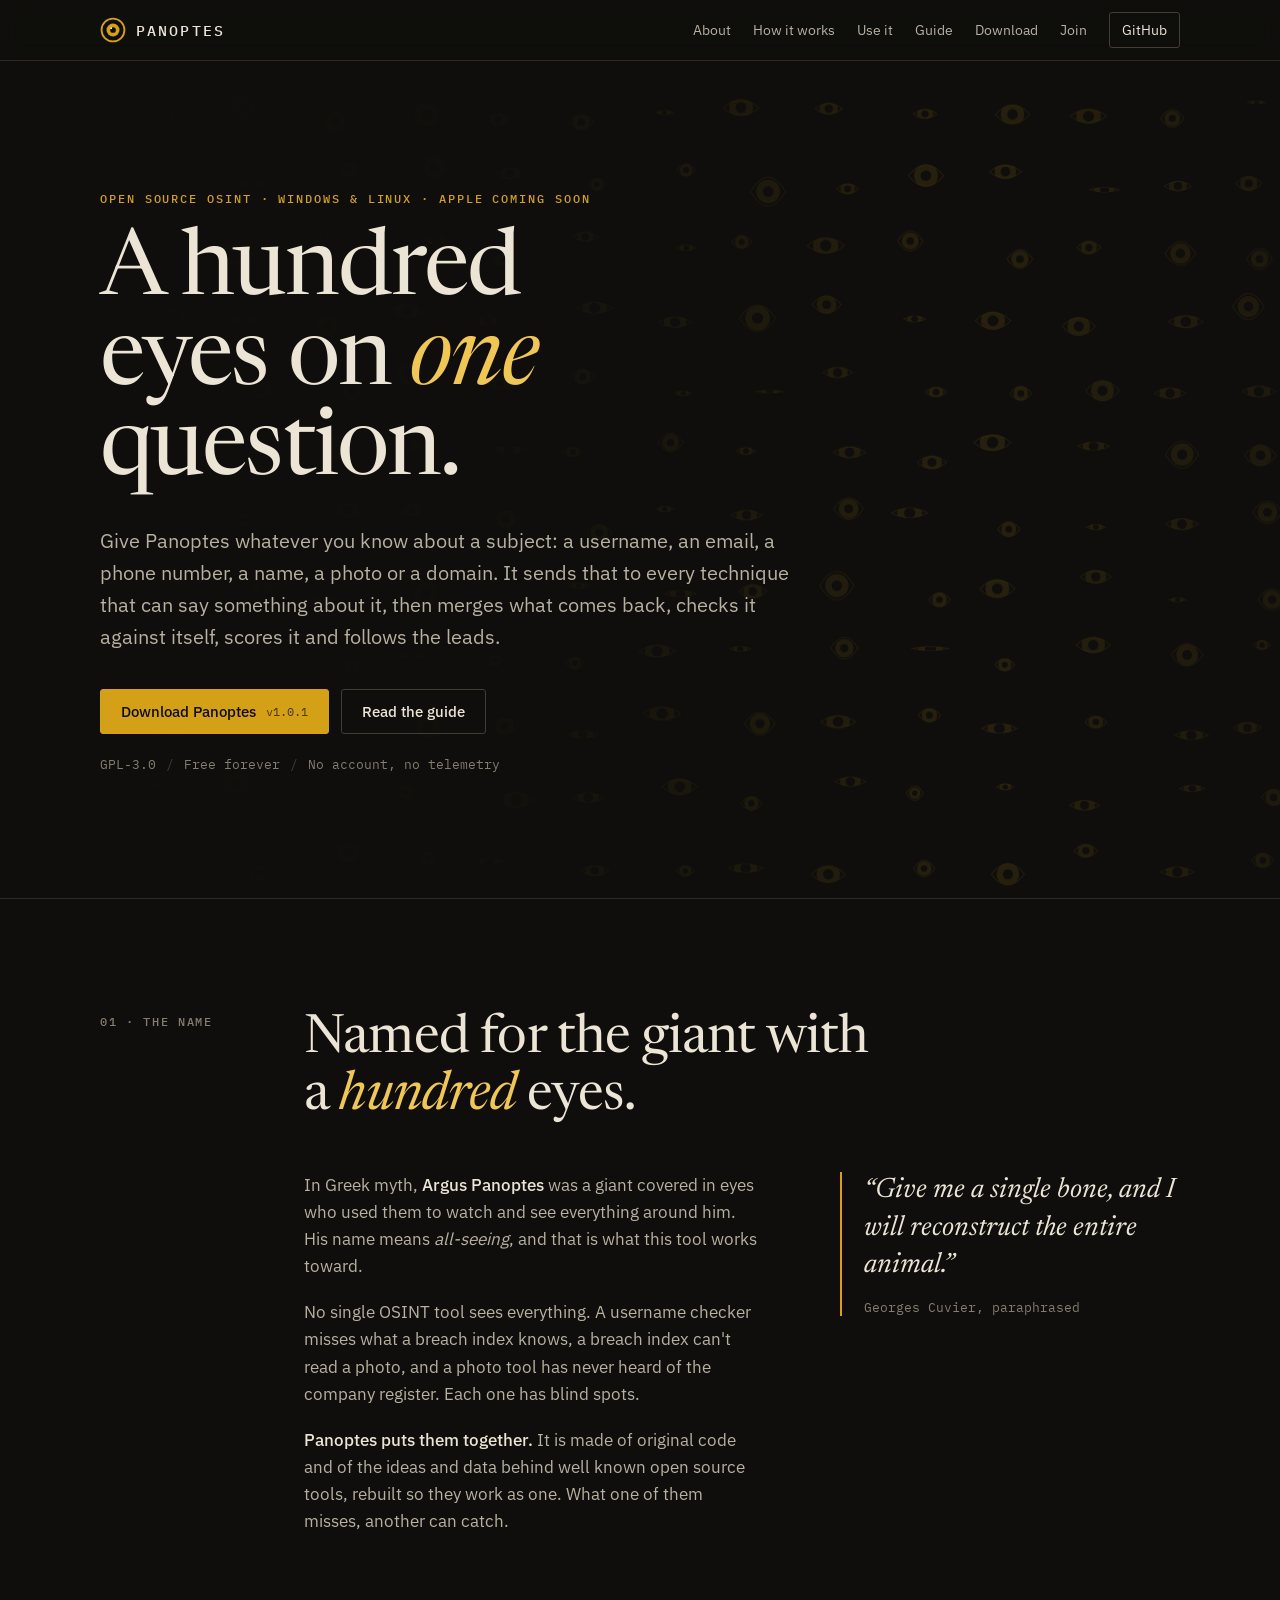
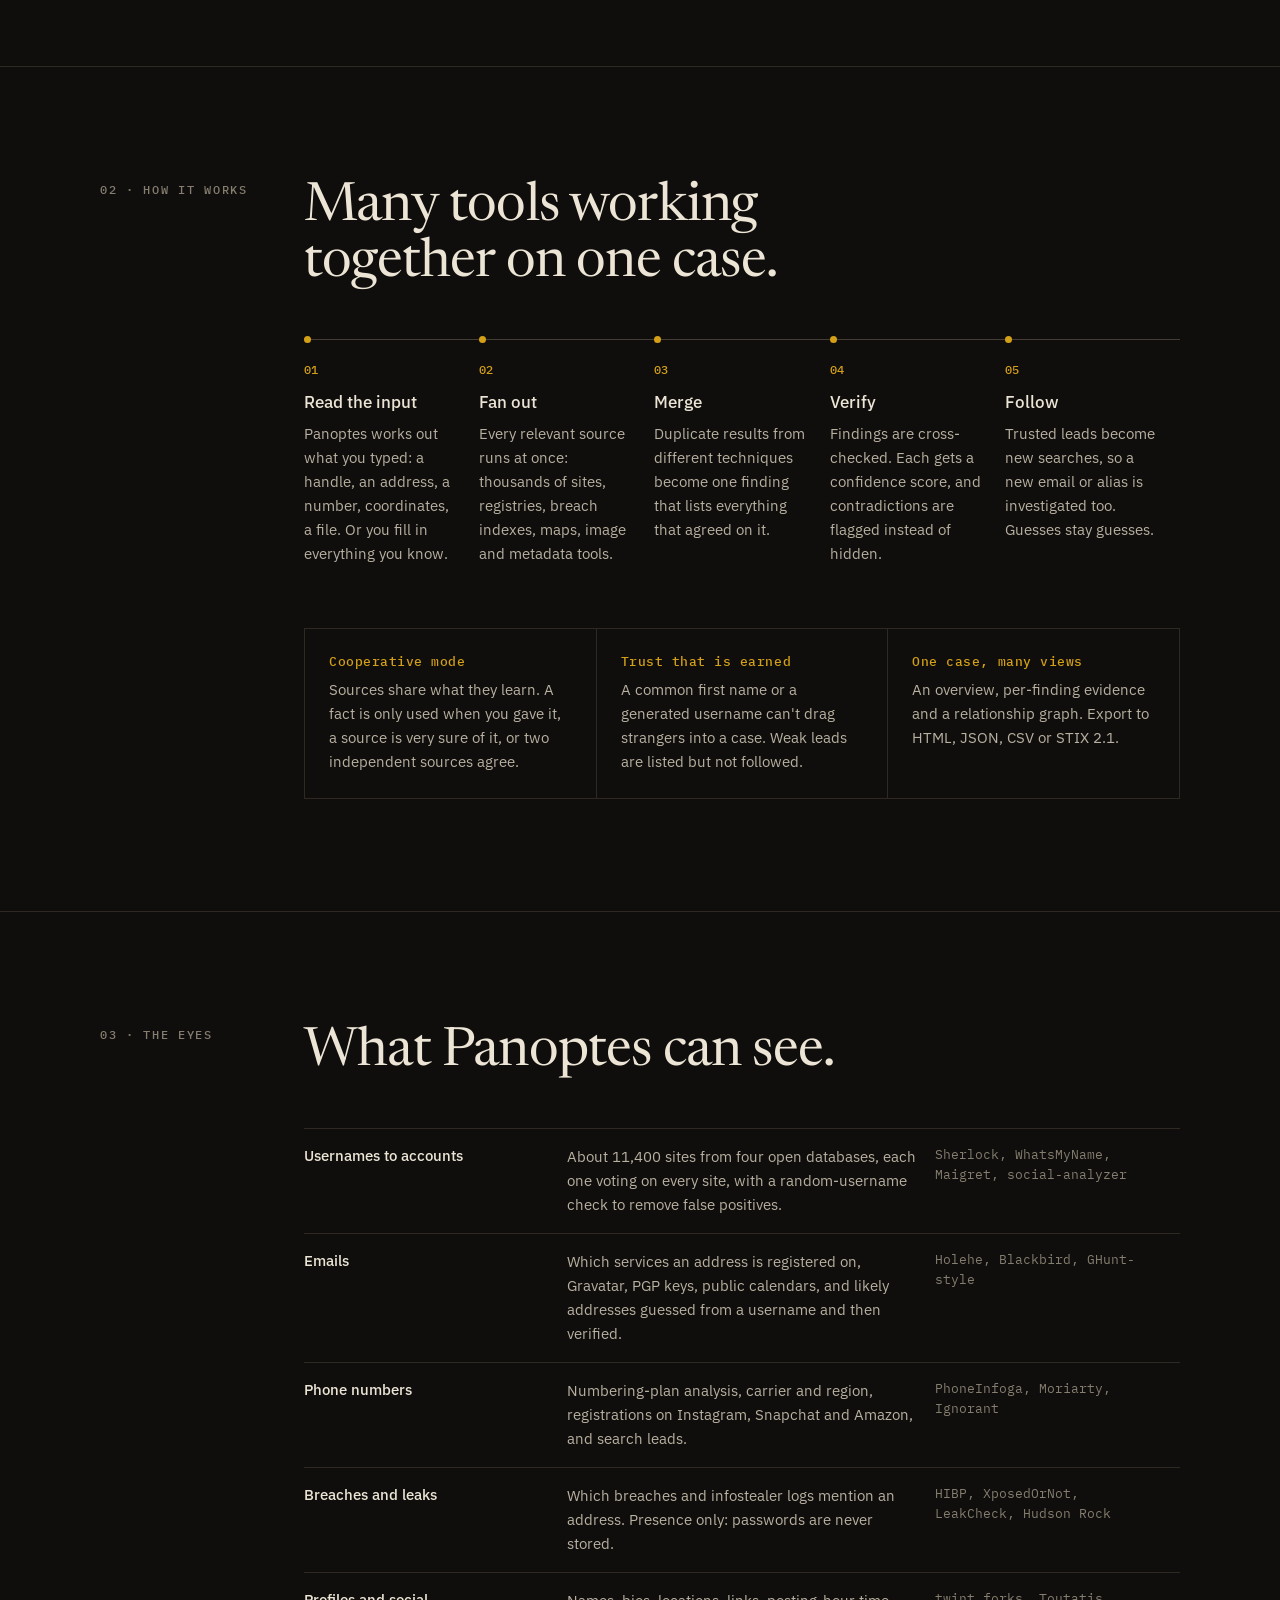
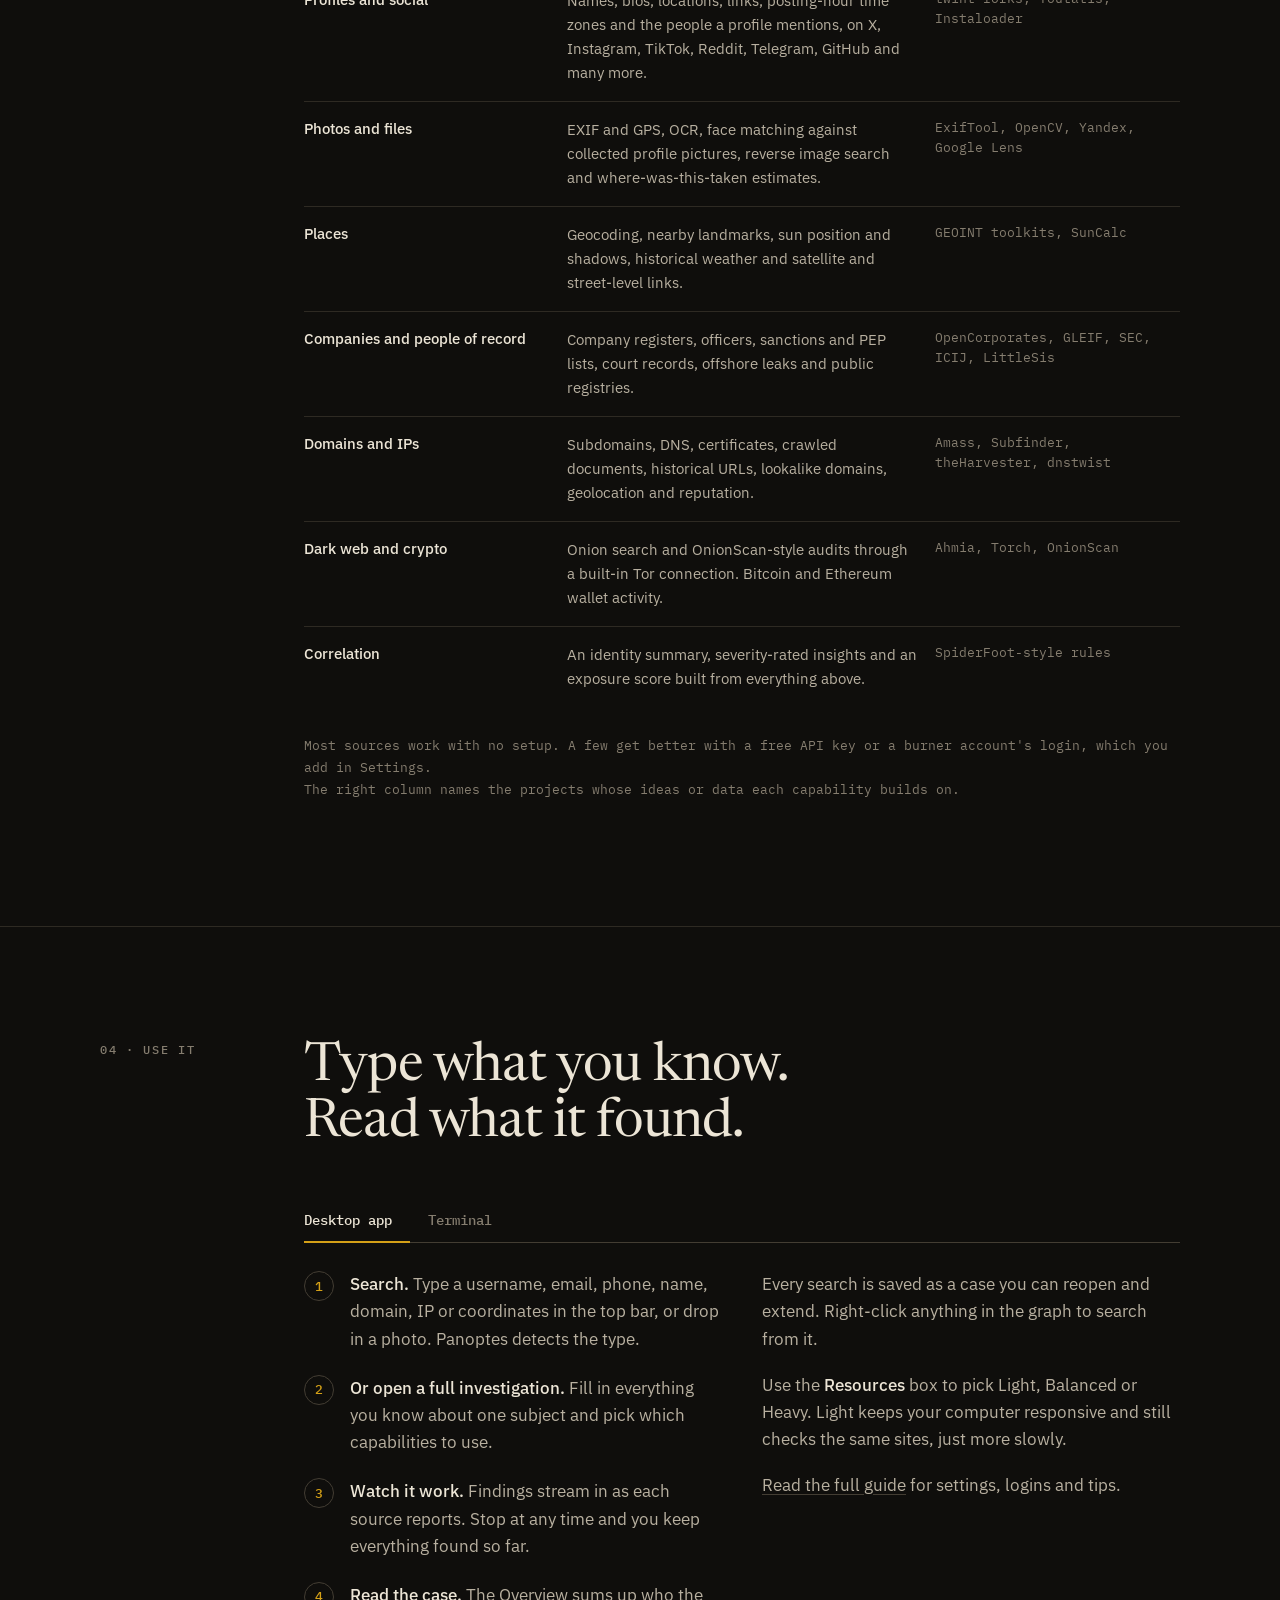
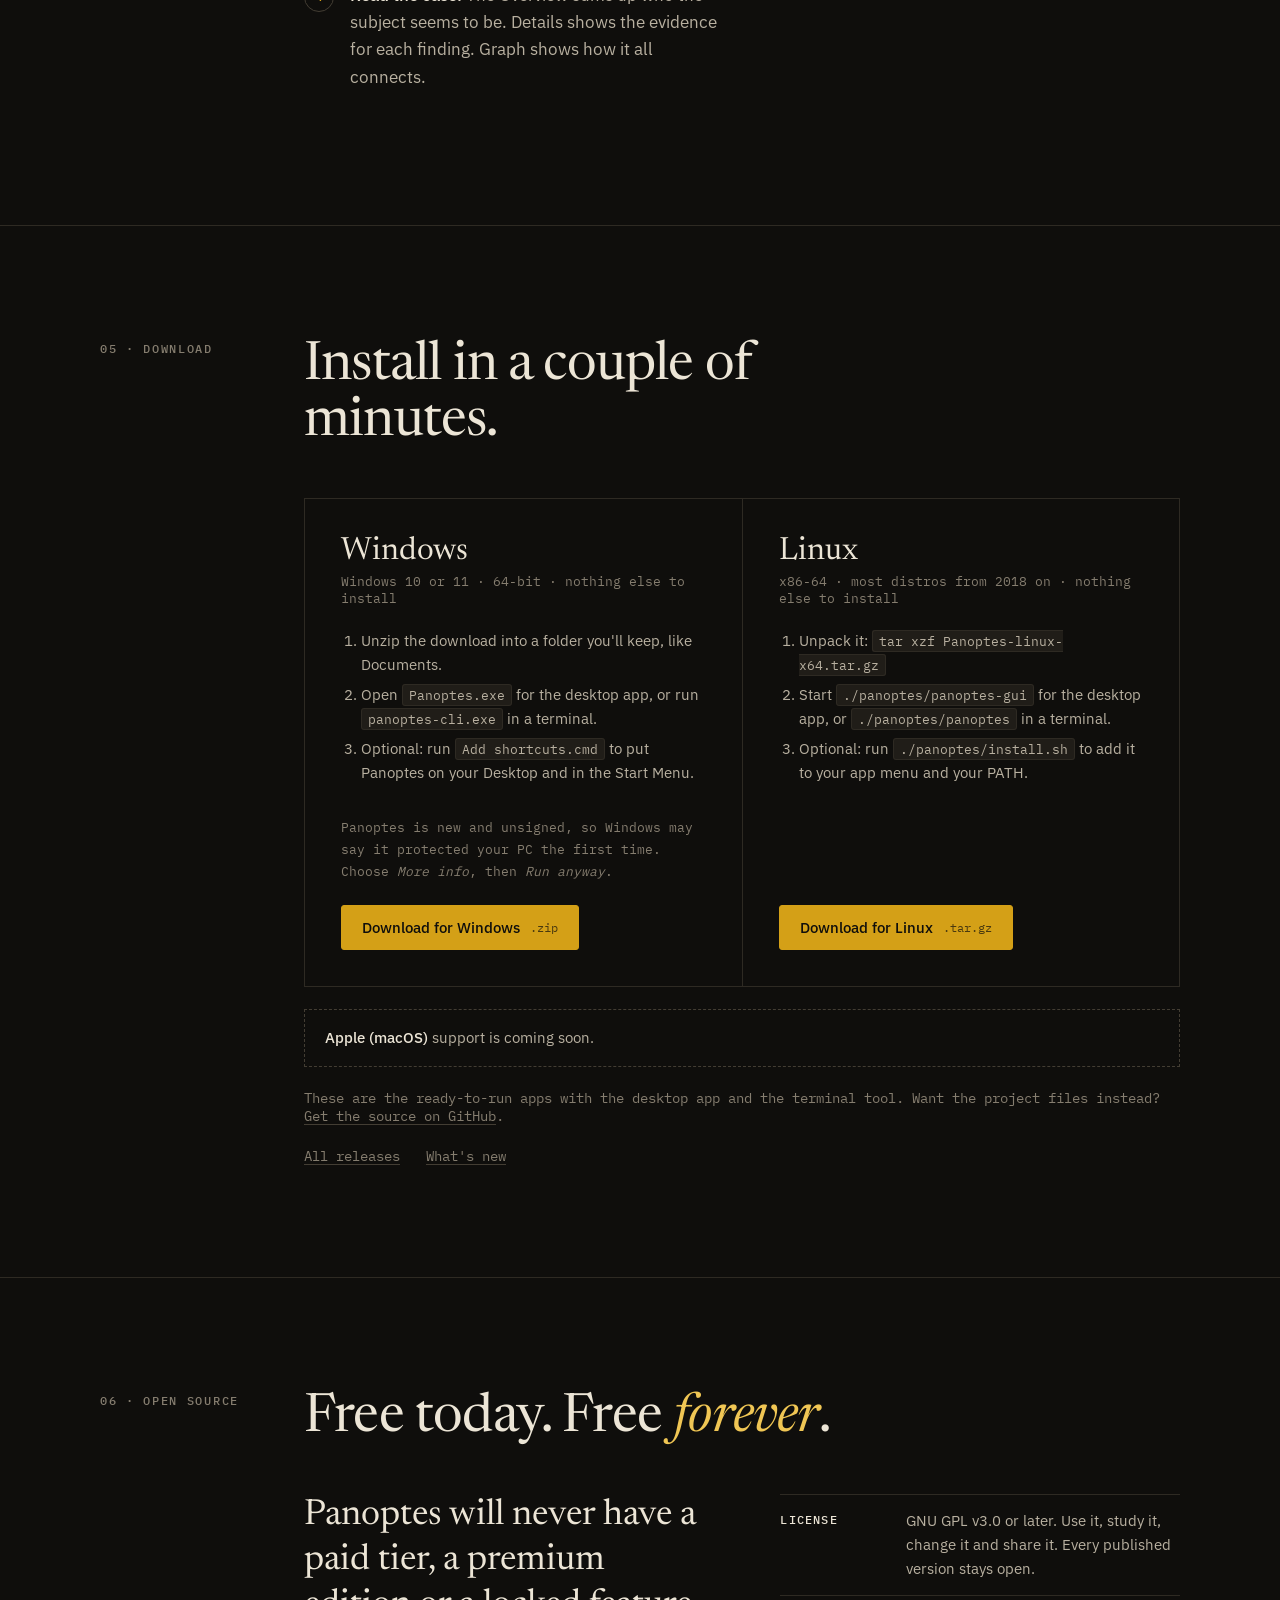
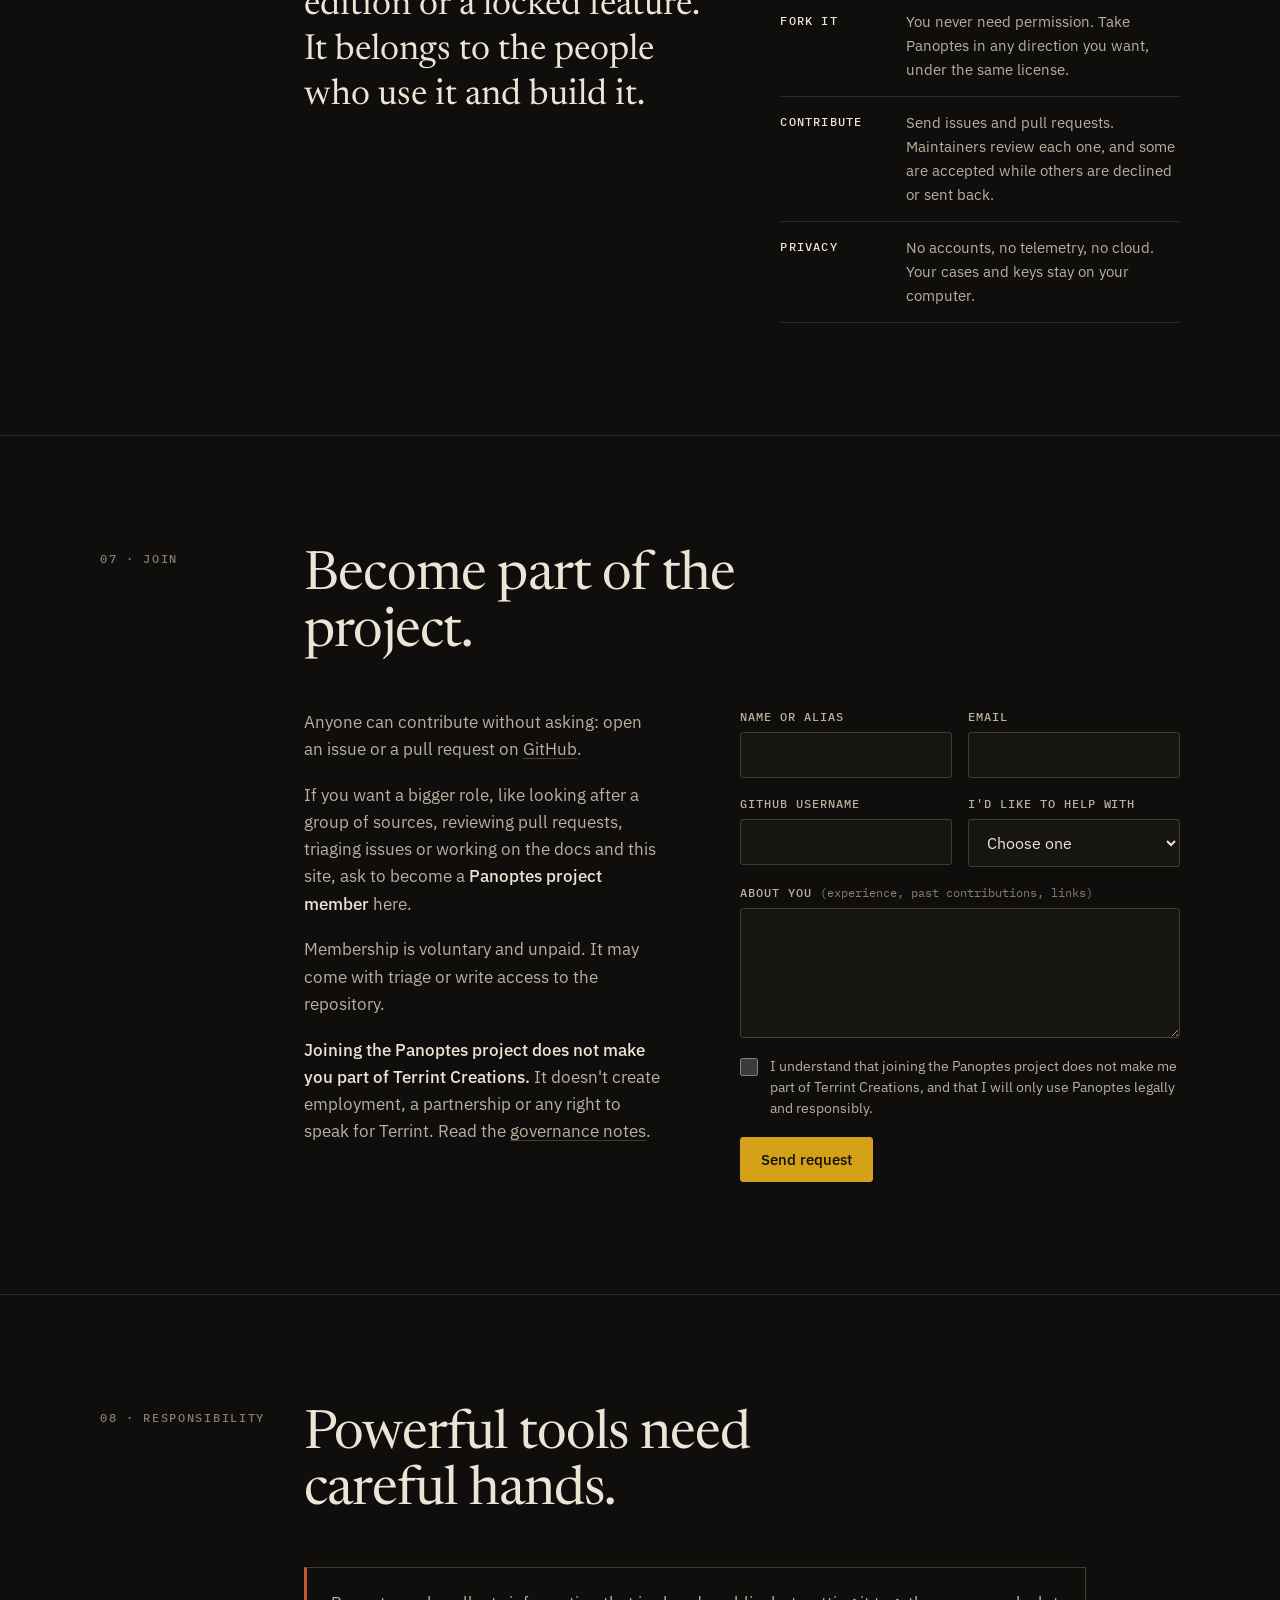
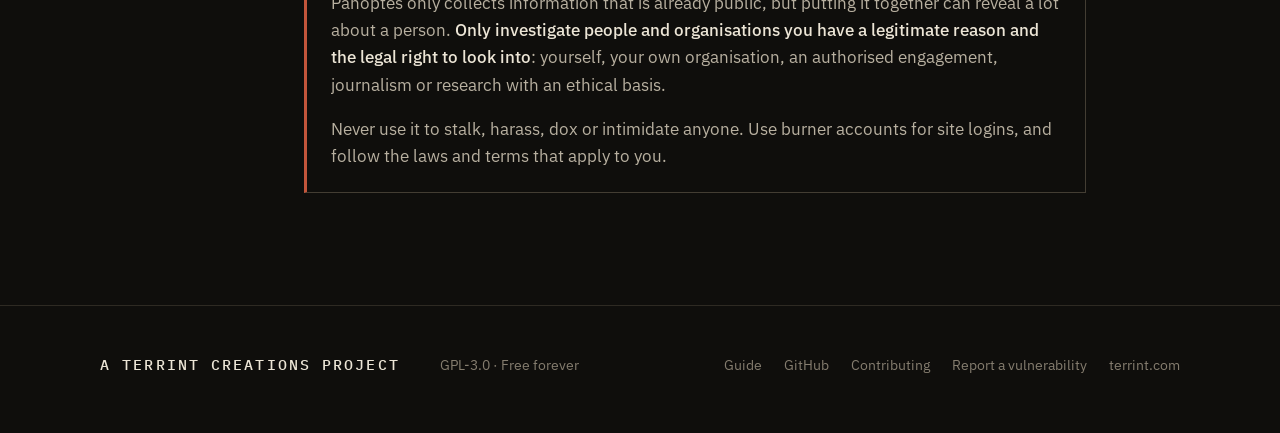
<file: docs/index.html>
<!doctype html>
<html lang="en">
<head>
<meta charset="utf-8">
<meta name="viewport" content="width=device-width, initial-scale=1">
<title>Panoptes · the many-eyed OSINT tool</title>
<meta name="description" content="Panoptes is a free, open source OSINT tool for Windows and Linux. One search fans out to hundreds of techniques and thousands of sites, then merges, verifies and follows what it finds.">
<meta name="theme-color" content="#0f0e0c">
<link rel="canonical" href="https://www.panoptes.terrint.com/">
<link rel="icon" href="/favicon.ico" sizes="16x16 32x32 48x48">
<link rel="icon" href="/assets/icon-48.png" sizes="48x48" type="image/png">
<link rel="icon" href="/assets/icon-96.png" sizes="96x96" type="image/png">
<link rel="icon" href="/assets/icon-192.png" sizes="192x192" type="image/png">
<link rel="icon" href="/assets/panoptes.svg" type="image/svg+xml">
<link rel="apple-touch-icon" href="/assets/apple-touch-icon.png">
<script type="application/ld+json">
{"@context":"https://schema.org","@type":"SoftwareApplication","name":"Panoptes","url":"https://www.panoptes.terrint.com/",
 "description":"Free, open source OSINT tool for Windows and Linux. One search runs every relevant technique, then merges, verifies and follows what it finds.",
 "applicationCategory":"SecurityApplication","operatingSystem":"Windows 10, Windows 11, Linux","softwareVersion":"1.0.1",
 "license":"https://www.gnu.org/licenses/gpl-3.0.html","isAccessibleForFree":true,"offers":{"@type":"Offer","price":"0","priceCurrency":"USD"},
 "downloadUrl":"https://www.panoptes.terrint.com/#download","image":"https://www.panoptes.terrint.com/assets/icon-512.png",
 "publisher":{"@type":"Organization","name":"Terrint Creations","url":"https://www.terrint.com/"}}
</script>
<meta property="og:type" content="website">
<meta property="og:title" content="Panoptes · the many-eyed OSINT tool">
<meta property="og:description" content="One search. Every source. Merged, verified, followed. Free and open source, forever.">
<meta property="og:url" content="https://www.panoptes.terrint.com/">
<meta property="og:image" content="https://www.panoptes.terrint.com/assets/og.png">
<meta name="twitter:card" content="summary_large_image">
<link rel="preload" href="assets/fonts/newsreader.woff2" as="font" type="font/woff2" crossorigin>
<link rel="stylesheet" href="assets/site.css">
</head>
<body>
<a class="skip" href="#main">Skip to content</a>

<header class="top">
  <div class="wrap">
    <a class="brand" href="./" aria-label="Panoptes home">
      <svg viewBox="0 0 256 256" aria-hidden="true"><circle cx="128" cy="128" r="112.6" fill="#0f0e0c" stroke="#d4a017" stroke-width="18"/><circle cx="128" cy="128" r="64" fill="#d4a017"/><circle cx="128" cy="128" r="28" fill="#0f0e0c"/><circle cx="110" cy="110" r="9" fill="#fff"/></svg>
      Panoptes
    </a>
    <button class="menu-btn" aria-expanded="false" aria-controls="nav">Menu</button>
    <nav class="nav" id="nav">
      <a href="#about">About</a>
      <a href="#how">How it works</a>
      <a href="#use">Use it</a>
      <a href="guide.html">Guide</a>
      <a href="#download">Download</a>
      <a href="#join">Join</a>
      <a class="gh" href="https://github.com/Terrint-Creations/Panoptes">GitHub</a>
    </nav>
  </div>
</header>

<main id="main">

<section class="hero">
  <canvas class="eyes" aria-hidden="true"></canvas>
  <div class="wrap">
    <p class="kicker">Open source OSINT · Windows &amp; Linux · Apple coming soon</p>
    <h1>A hundred eyes on <em>one</em> question.</h1>
    <p class="lede">Give Panoptes whatever you know about a subject: a username, an email, a phone number, a name, a photo or a domain. It sends that to every technique that can say something about it, then merges what comes back, checks it against itself, scores it and follows the leads.</p>
    <div class="cta">
      <a class="btn solid" href="#download">Download Panoptes <small data-version>v1.0.1</small></a>
      <a class="btn" href="guide.html">Read the guide</a>
    </div>
    <p class="meta-line"><span>GPL-3.0</span><span>Free forever</span><span>No account, no telemetry</span></p>
  </div>
</section>

<section id="about">
  <div class="wrap sec">
    <div class="sec-head">
      <div class="num">01 · The name</div>
      <h2>Named for the giant with a <em>hundred</em> eyes.</h2>
    </div>
    <div class="sec-body myth">
      <div class="prose">
        <p>In Greek myth, <strong>Argus Panoptes</strong> was a giant covered in eyes who used them to watch and see everything around him. His name means <em>all-seeing</em>, and that is what this tool works toward.</p>
        <p>No single OSINT tool sees everything. A username checker misses what a breach index knows, a breach index can't read a photo, and a photo tool has never heard of the company register. Each one has blind spots.</p>
        <p><strong>Panoptes puts them together.</strong> It is made of original code and of the ideas and data behind well known open source tools, rebuilt so they work as one. What one of them misses, another can catch.</p>
      </div>
      <blockquote>
        &ldquo;Give me a single bone, and I will reconstruct the entire animal.&rdquo;
        <cite>Georges Cuvier, paraphrased</cite>
      </blockquote>
    </div>
  </div>
</section>

<section id="how">
  <div class="wrap sec">
    <div class="sec-head">
      <div class="num">02 · How it works</div>
      <h2>Many tools working together on one case.</h2>
    </div>
    <div class="sec-body">
      <ol class="pipe">
        <li><h3>Read the input</h3><p>Panoptes works out what you typed: a handle, an address, a number, coordinates, a file. Or you fill in everything you know.</p></li>
        <li><h3>Fan out</h3><p>Every relevant source runs at once: thousands of sites, registries, breach indexes, maps, image and metadata tools.</p></li>
        <li><h3>Merge</h3><p>Duplicate results from different techniques become one finding that lists everything that agreed on it.</p></li>
        <li><h3>Verify</h3><p>Findings are cross-checked. Each gets a confidence score, and contradictions are flagged instead of hidden.</p></li>
        <li><h3>Follow</h3><p>Trusted leads become new searches, so a new email or alias is investigated too. Guesses stay guesses.</p></li>
      </ol>
      <div class="trust">
        <div><b>Cooperative mode</b><p>Sources share what they learn. A fact is only used when you gave it, a source is very sure of it, or two independent sources agree.</p></div>
        <div><b>Trust that is earned</b><p>A common first name or a generated username can't drag strangers into a case. Weak leads are listed but not followed.</p></div>
        <div><b>One case, many views</b><p>An overview, per-finding evidence and a relationship graph. Export to HTML, JSON, CSV or STIX 2.1.</p></div>
      </div>
    </div>
  </div>
</section>

<section id="capabilities">
  <div class="wrap sec">
    <div class="sec-head">
      <div class="num">03 · The eyes</div>
      <h2>What Panoptes can see.</h2>
    </div>
    <div class="sec-body">
      <table class="caps">
        <tbody>
          <tr><th>Usernames to accounts</th><td>About 11,400 sites from four open databases, each one voting on every site, with a random-username check to remove false positives.</td><td class="from">Sherlock, WhatsMyName, Maigret, social-analyzer</td></tr>
          <tr><th>Emails</th><td>Which services an address is registered on, Gravatar, PGP keys, public calendars, and likely addresses guessed from a username and then verified.</td><td class="from">Holehe, Blackbird, GHunt-style</td></tr>
          <tr><th>Phone numbers</th><td>Numbering-plan analysis, carrier and region, registrations on Instagram, Snapchat and Amazon, and search leads.</td><td class="from">PhoneInfoga, Moriarty, Ignorant</td></tr>
          <tr><th>Breaches and leaks</th><td>Which breaches and infostealer logs mention an address. Presence only: passwords are never stored.</td><td class="from">HIBP, XposedOrNot, LeakCheck, Hudson Rock</td></tr>
          <tr><th>Profiles and social</th><td>Names, bios, locations, links, posting-hour time zones and the people a profile mentions, on X, Instagram, TikTok, Reddit, Telegram, GitHub and many more.</td><td class="from">twint forks, Toutatis, Instaloader</td></tr>
          <tr><th>Photos and files</th><td>EXIF and GPS, OCR, face matching against collected profile pictures, reverse image search and where-was-this-taken estimates.</td><td class="from">ExifTool, OpenCV, Yandex, Google Lens</td></tr>
          <tr><th>Places</th><td>Geocoding, nearby landmarks, sun position and shadows, historical weather and satellite and street-level links.</td><td class="from">GEOINT toolkits, SunCalc</td></tr>
          <tr><th>Companies and people of record</th><td>Company registers, officers, sanctions and PEP lists, court records, offshore leaks and public registries.</td><td class="from">OpenCorporates, GLEIF, SEC, ICIJ, LittleSis</td></tr>
          <tr><th>Domains and IPs</th><td>Subdomains, DNS, certificates, crawled documents, historical URLs, lookalike domains, geolocation and reputation.</td><td class="from">Amass, Subfinder, theHarvester, dnstwist</td></tr>
          <tr><th>Dark web and crypto</th><td>Onion search and OnionScan-style audits through a built-in Tor connection. Bitcoin and Ethereum wallet activity.</td><td class="from">Ahmia, Torch, OnionScan</td></tr>
          <tr><th>Correlation</th><td>An identity summary, severity-rated insights and an exposure score built from everything above.</td><td class="from">SpiderFoot-style rules</td></tr>
        </tbody>
      </table>
      <p class="note">Most sources work with no setup. A few get better with a free API key or a burner account's login, which you add in Settings.<br>The right column names the projects whose ideas or data each capability builds on.</p>
    </div>
  </div>
</section>

<section id="use">
  <div class="wrap sec">
    <div class="sec-head">
      <div class="num">04 · Use it</div>
      <h2>Type what you know. Read what it found.</h2>
    </div>
    <div class="sec-body">
      <div class="tabs" role="tablist">
        <button role="tab" aria-selected="true" aria-controls="p-app" id="t-app">Desktop app</button>
        <button role="tab" aria-selected="false" aria-controls="p-cli" id="t-cli">Terminal</button>
      </div>
      <div class="panel two" id="p-app" role="tabpanel" aria-labelledby="t-app">
        <ol class="steps">
          <li><b>Search.</b> Type a username, email, phone, name, domain, IP or coordinates in the top bar, or drop in a photo. Panoptes detects the type.</li>
          <li><b>Or open a full investigation.</b> Fill in everything you know about one subject and pick which capabilities to use.</li>
          <li><b>Watch it work.</b> Findings stream in as each source reports. Stop at any time and you keep everything found so far.</li>
          <li><b>Read the case.</b> The Overview sums up who the subject seems to be. Details shows the evidence for each finding. Graph shows how it all connects.</li>
        </ol>
        <div class="prose">
          <p>Every search is saved as a case you can reopen and extend. Right-click anything in the graph to search from it.</p>
          <p>Use the <strong>Resources</strong> box to pick Light, Balanced or Heavy. Light keeps your computer responsive and still checks the same sites, just more slowly.</p>
          <p><a href="guide.html">Read the full guide</a> for settings, logins and tips.</p>
        </div>
      </div>
      <div class="panel" id="p-cli" role="tabpanel" aria-labelledby="t-cli" hidden>
<pre><span class="c"># auto-detects the type of each target</span>
<span class="p">$ </span>panoptes search jdoe42
<span class="p">$ </span>panoptes search jane@example.com -d 2 -o report.html
<span class="p">$ </span>panoptes search "+44 20 7946 0958"
<span class="p">$ </span>panoptes search photo.jpg

<span class="c"># everything you know about one subject</span>
<span class="p">$ </span>panoptes investigate --name "Jane Doe" -u jdoe -e jane@example.com --location Oslo

<span class="c"># saved cases, exports, settings</span>
<span class="p">$ </span>panoptes cases list
<span class="p">$ </span>panoptes cases export 3 case.stix.json
<span class="p">$ </span>panoptes config set hibp_api_key YOUR_KEY</pre>
      </div>
    </div>
  </div>
</section>

<section id="download">
  <div class="wrap sec">
    <div class="sec-head">
      <div class="num">05 · Download</div>
      <h2>Install in a couple of minutes.</h2>
    </div>
    <div class="sec-body">
      <div class="dl">
        <div>
          <h3>Windows</h3>
          <p class="req">Windows 10 or 11 · 64-bit · nothing else to install</p>
          <ol>
            <li>Unzip the download into a folder you'll keep, like Documents.</li>
            <li>Open <code>Panoptes.exe</code> for the desktop app, or run <code>panoptes-cli.exe</code> in a terminal.</li>
            <li>Optional: run <code>Add shortcuts.cmd</code> to put Panoptes on your Desktop and in the Start Menu.</li>
          </ol>
          <p class="note" style="margin:0 0 22px">Panoptes is new and unsigned, so Windows may say it protected your PC the first time. Choose <em>More info</em>, then <em>Run anyway</em>.</p>
          <a class="btn solid" href="https://github.com/Terrint-Creations/Panoptes/releases/latest/download/Panoptes-windows-x64.zip">Download for Windows <small>.zip</small></a>
        </div>
        <div>
          <h3>Linux</h3>
          <p class="req">x86-64 · most distros from 2018 on · nothing else to install</p>
          <ol>
            <li>Unpack it: <code>tar xzf Panoptes-linux-x64.tar.gz</code></li>
            <li>Start <code>./panoptes/panoptes-gui</code> for the desktop app, or <code>./panoptes/panoptes</code> in a terminal.</li>
            <li>Optional: run <code>./panoptes/install.sh</code> to add it to your app menu and your PATH.</li>
          </ol>
          <a class="btn solid" href="https://github.com/Terrint-Creations/Panoptes/releases/latest/download/Panoptes-linux-x64.tar.gz">Download for Linux <small>.tar.gz</small></a>
        </div>
      </div>
      <p class="soon"><b>Apple (macOS)</b> support is coming soon.</p>
      <div class="dl-more">
        <span>These are the ready-to-run apps with the desktop app and the terminal tool. Want the project files instead? <a href="https://github.com/Terrint-Creations/Panoptes">Get the source on GitHub</a>.</span>
      </div>
      <div class="dl-more">
        <a href="https://github.com/Terrint-Creations/Panoptes/releases">All releases</a>
        <a href="https://github.com/Terrint-Creations/Panoptes/blob/main/CHANGELOG.md">What's new</a>
      </div>
    </div>
  </div>
</section>

<section id="free">
  <div class="wrap sec">
    <div class="sec-head">
      <div class="num">06 · Open source</div>
      <h2>Free today. Free <em>forever</em>.</h2>
    </div>
    <div class="sec-body free">
      <p class="big">Panoptes will never have a paid tier, a premium edition or a locked feature. It belongs to the people who use it and build it.</p>
      <ul class="facts">
        <li><b>License</b><span>GNU GPL v3.0 or later. Use it, study it, change it and share it. Every published version stays open.</span></li>
        <li><b>Fork it</b><span>You never need permission. Take Panoptes in any direction you want, under the same license.</span></li>
        <li><b>Contribute</b><span>Send issues and pull requests. Maintainers review each one, and some are accepted while others are declined or sent back.</span></li>
        <li><b>Privacy</b><span>No accounts, no telemetry, no cloud. Your cases and keys stay on your computer.</span></li>
      </ul>
    </div>
  </div>
</section>

<section id="join">
  <div class="wrap sec">
    <div class="sec-head">
      <div class="num">07 · Join</div>
      <h2>Become part of the project.</h2>
    </div>
    <div class="sec-body join">
      <div class="prose">
        <p>Anyone can contribute without asking: open an issue or a pull request on <a href="https://github.com/Terrint-Creations/Panoptes">GitHub</a>.</p>
        <p>If you want a bigger role, like looking after a group of sources, reviewing pull requests, triaging issues or working on the docs and this site, ask to become a <strong>Panoptes project member</strong> here.</p>
        <p>Membership is voluntary and unpaid. It may come with triage or write access to the repository.</p>
        <p><strong>Joining the Panoptes project does not make you part of Terrint Creations.</strong> It doesn't create employment, a partnership or any right to speak for Terrint. Read the <a href="https://github.com/Terrint-Creations/Panoptes/blob/main/GOVERNANCE.md">governance notes</a>.</p>
      </div>
      <form action="https://formsubmit.co/ccc86351abe077a2b1b01d07bdfd1e48" method="POST">
        <input type="hidden" name="_subject" value="Panoptes: request to join the project">
        <input type="hidden" name="_template" value="table">
        <input type="hidden" name="_next" value="https://www.panoptes.terrint.com/thanks.html">
        <input class="hp" type="text" name="_honey" tabindex="-1" autocomplete="off" aria-hidden="true">
        <div class="row">
          <label>Name or alias<input name="name" required maxlength="80" autocomplete="nickname"></label>
          <label>Email<input type="email" name="email" required maxlength="120" autocomplete="email"></label>
        </div>
        <div class="row">
          <label>GitHub username<input name="github" required maxlength="40" pattern="[A-Za-z0-9-]{1,39}" title="Your GitHub username, letters, numbers and hyphens"></label>
          <label>I'd like to help with
            <select name="area" required>
              <option value="">Choose one</option>
              <option>Sources and site coverage</option>
              <option>Core engine and correlation</option>
              <option>Desktop app</option>
              <option>Linux and packaging</option>
              <option>Reviewing and triage</option>
              <option>Docs, guide and website</option>
              <option>Something else</option>
            </select>
          </label>
        </div>
        <label>About you <span class="opt">(experience, past contributions, links)</span><textarea name="about" required maxlength="3000"></textarea></label>
        <label class="check"><input type="checkbox" name="understands" value="yes" required> I understand that joining the Panoptes project does not make me part of Terrint Creations, and that I will only use Panoptes legally and responsibly.</label>
        <button class="btn solid" type="submit">Send request</button>
      </form>
    </div>
  </div>
</section>

<section id="responsible">
  <div class="wrap sec">
    <div class="sec-head">
      <div class="num">08 · Responsibility</div>
      <h2>Powerful tools need careful hands.</h2>
    </div>
    <div class="sec-body">
      <div class="warn">
        <p style="margin-top:0">Panoptes only collects information that is already public, but putting it together can reveal a lot about a person. <b>Only investigate people and organisations you have a legitimate reason and the legal right to look into</b>: yourself, your own organisation, an authorised engagement, journalism or research with an ethical basis.</p>
        <p style="margin-bottom:0">Never use it to stalk, harass, dox or intimidate anyone. Use burner accounts for site logins, and follow the laws and terms that apply to you.</p>
      </div>
    </div>
  </div>
</section>

</main>

<footer>
  <div class="wrap">
    <a class="brand" href="https://www.terrint.com">A Terrint Creations project</a>
    <span>GPL-3.0 · Free forever</span>
    <nav>
      <a href="guide.html">Guide</a>
      <a href="https://github.com/Terrint-Creations/Panoptes">GitHub</a>
      <a href="https://github.com/Terrint-Creations/Panoptes/blob/main/CONTRIBUTING.md">Contributing</a>
      <a href="https://github.com/Terrint-Creations/Panoptes/security/advisories/new">Report a vulnerability</a>
      <a href="https://www.terrint.com">terrint.com</a>
    </nav>
  </div>
</footer>
<script src="assets/site.js" defer></script>
</body>
</html>
</file>
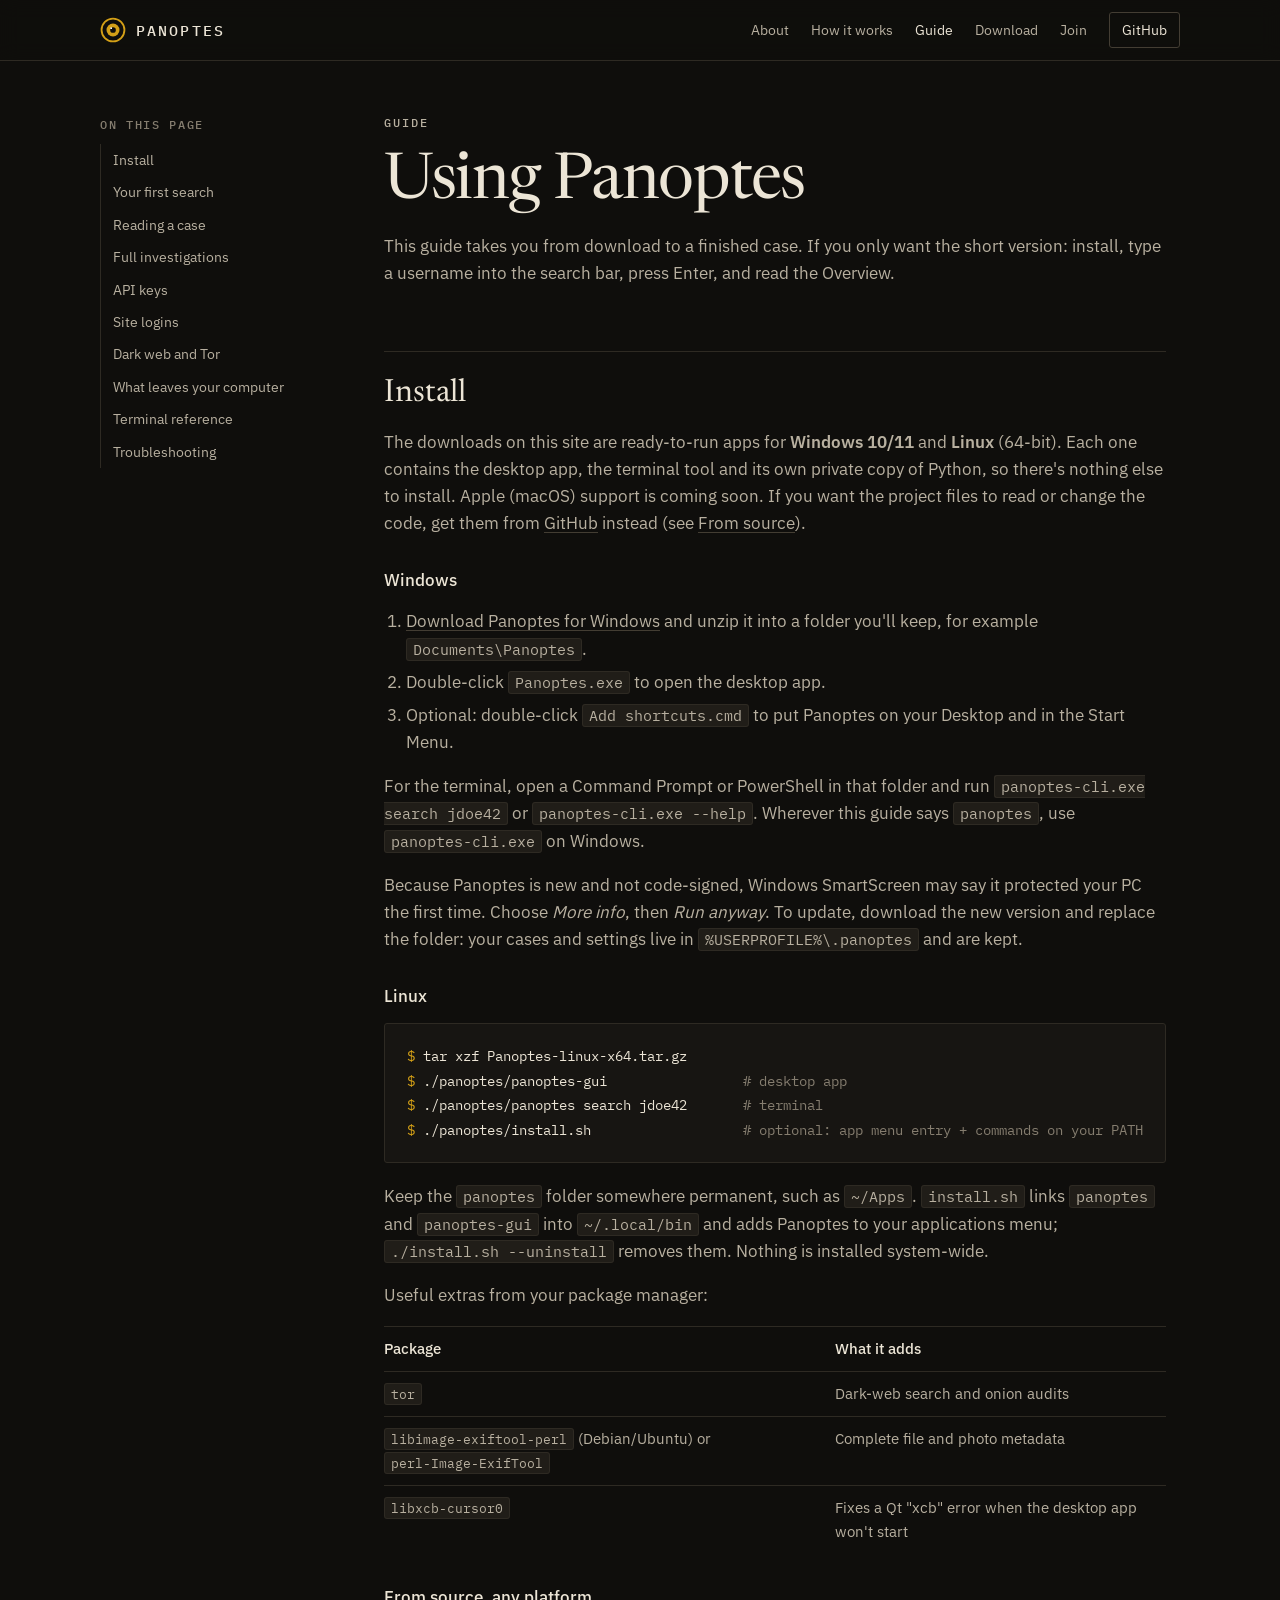
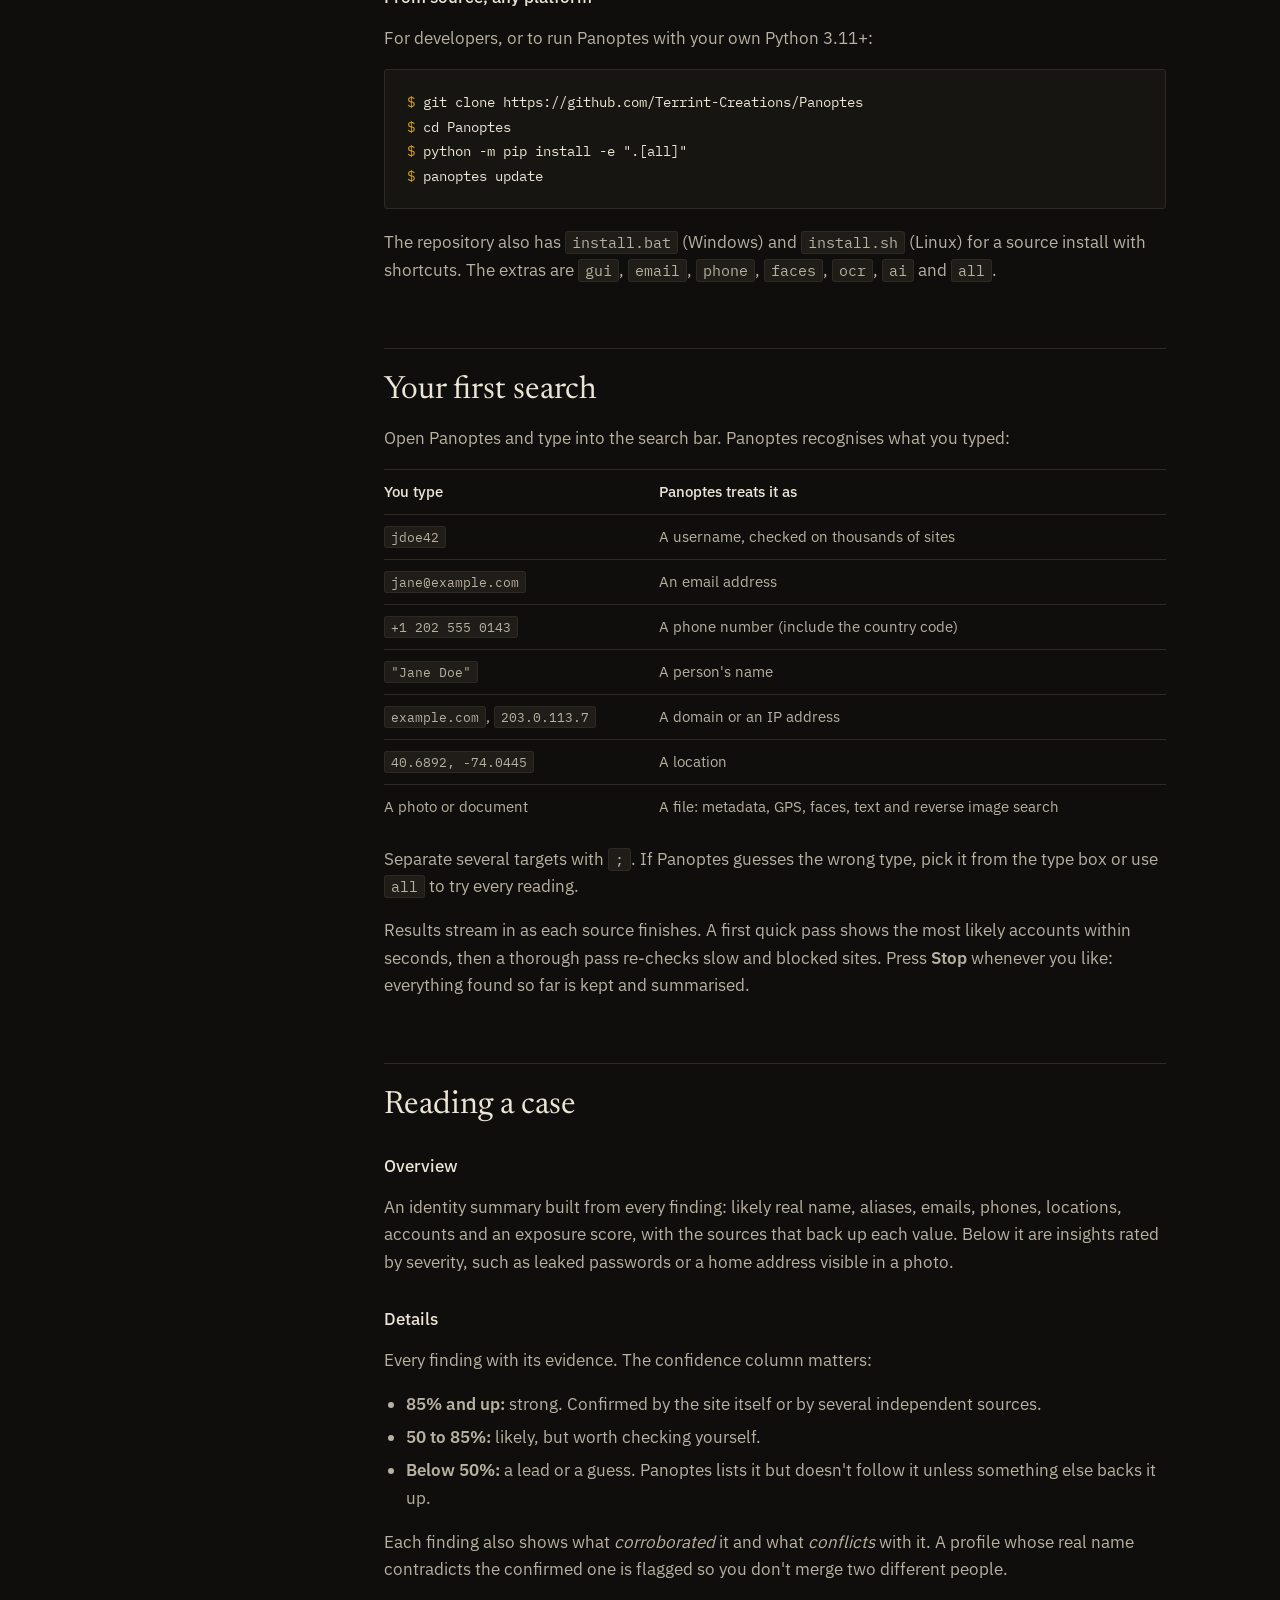
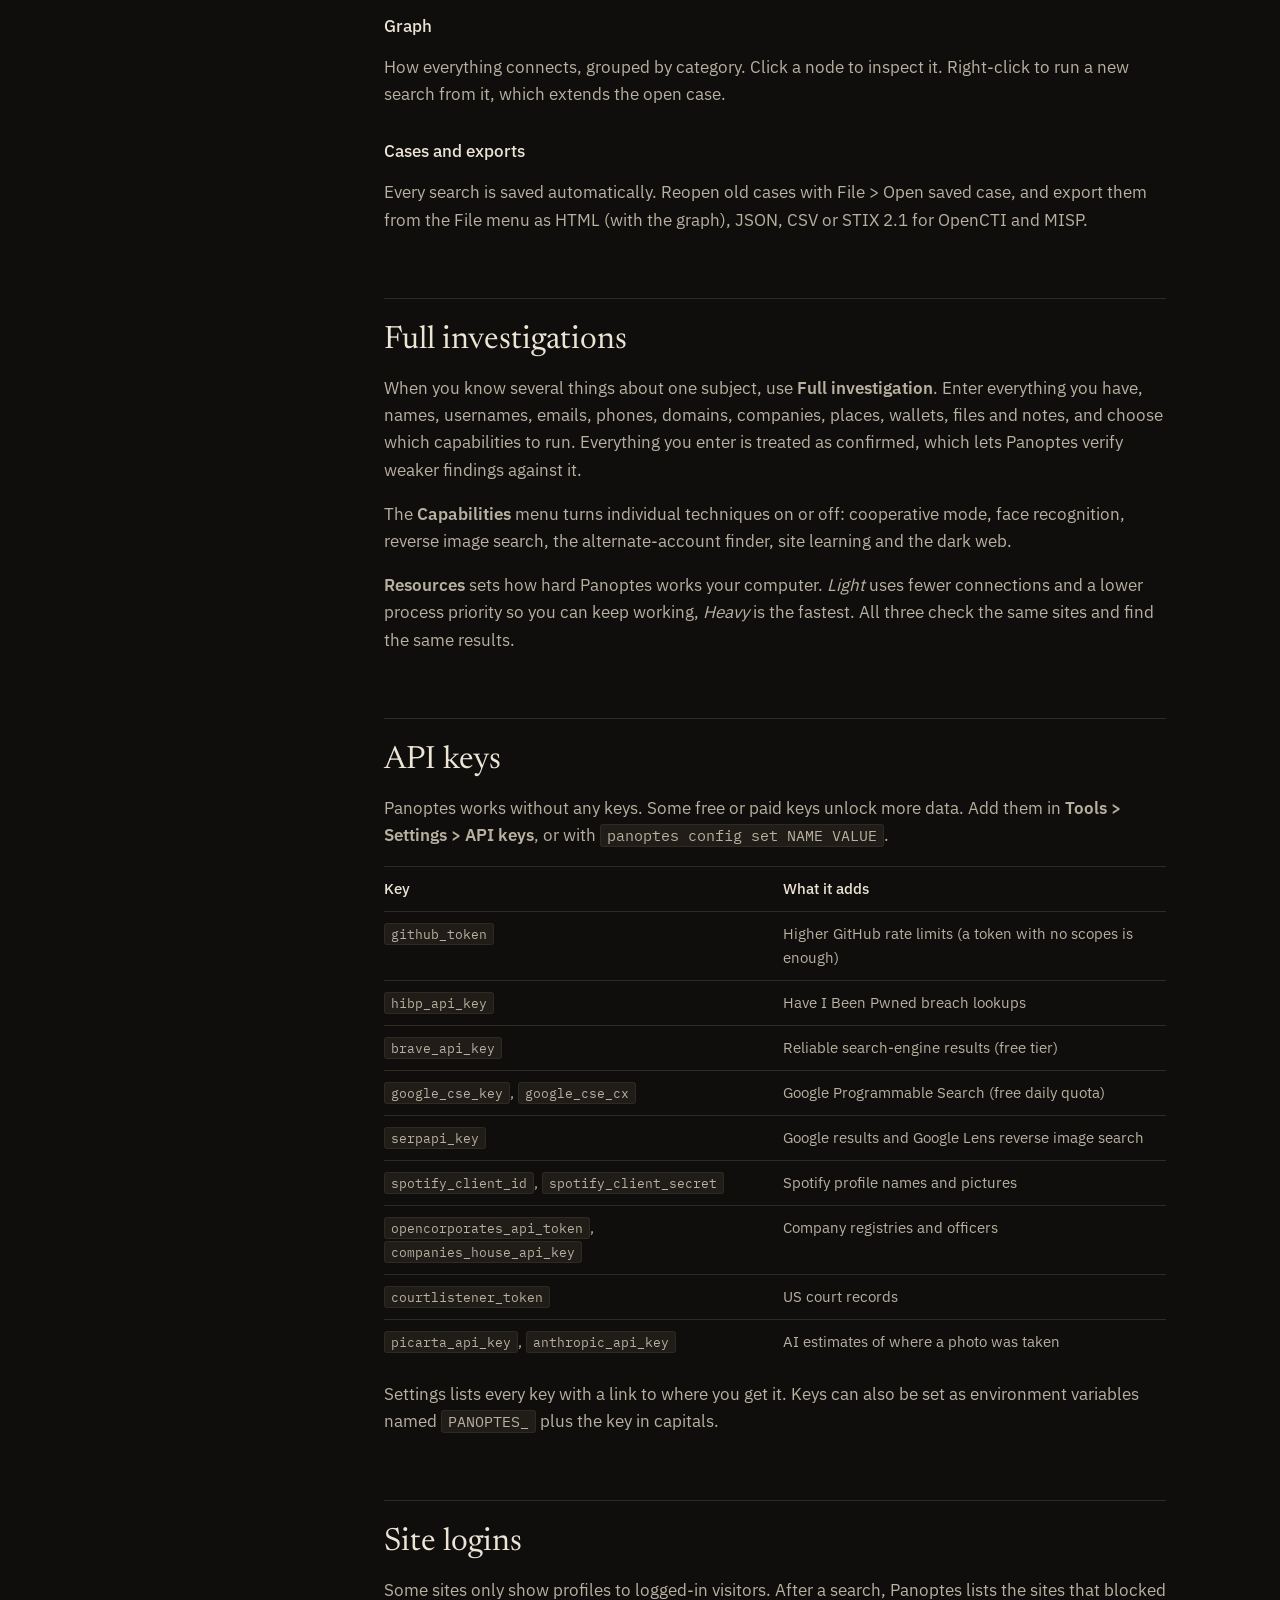
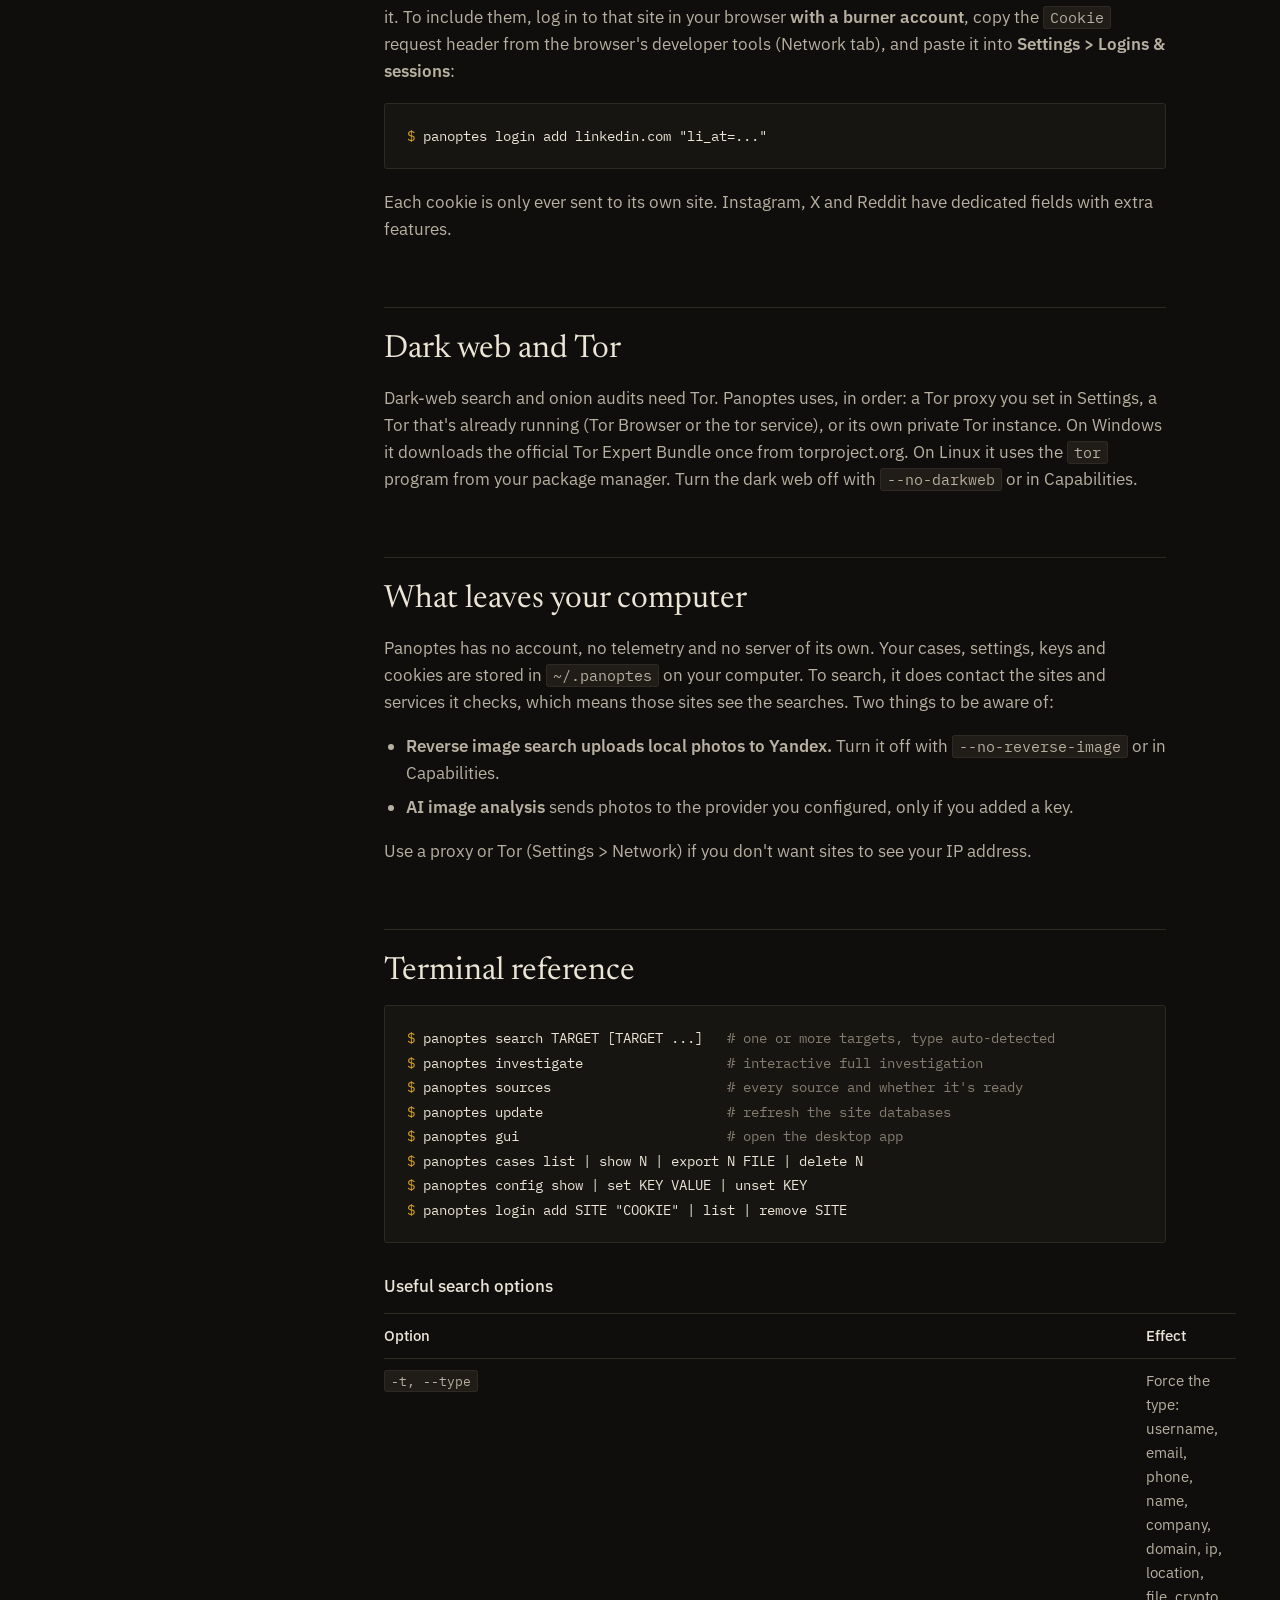
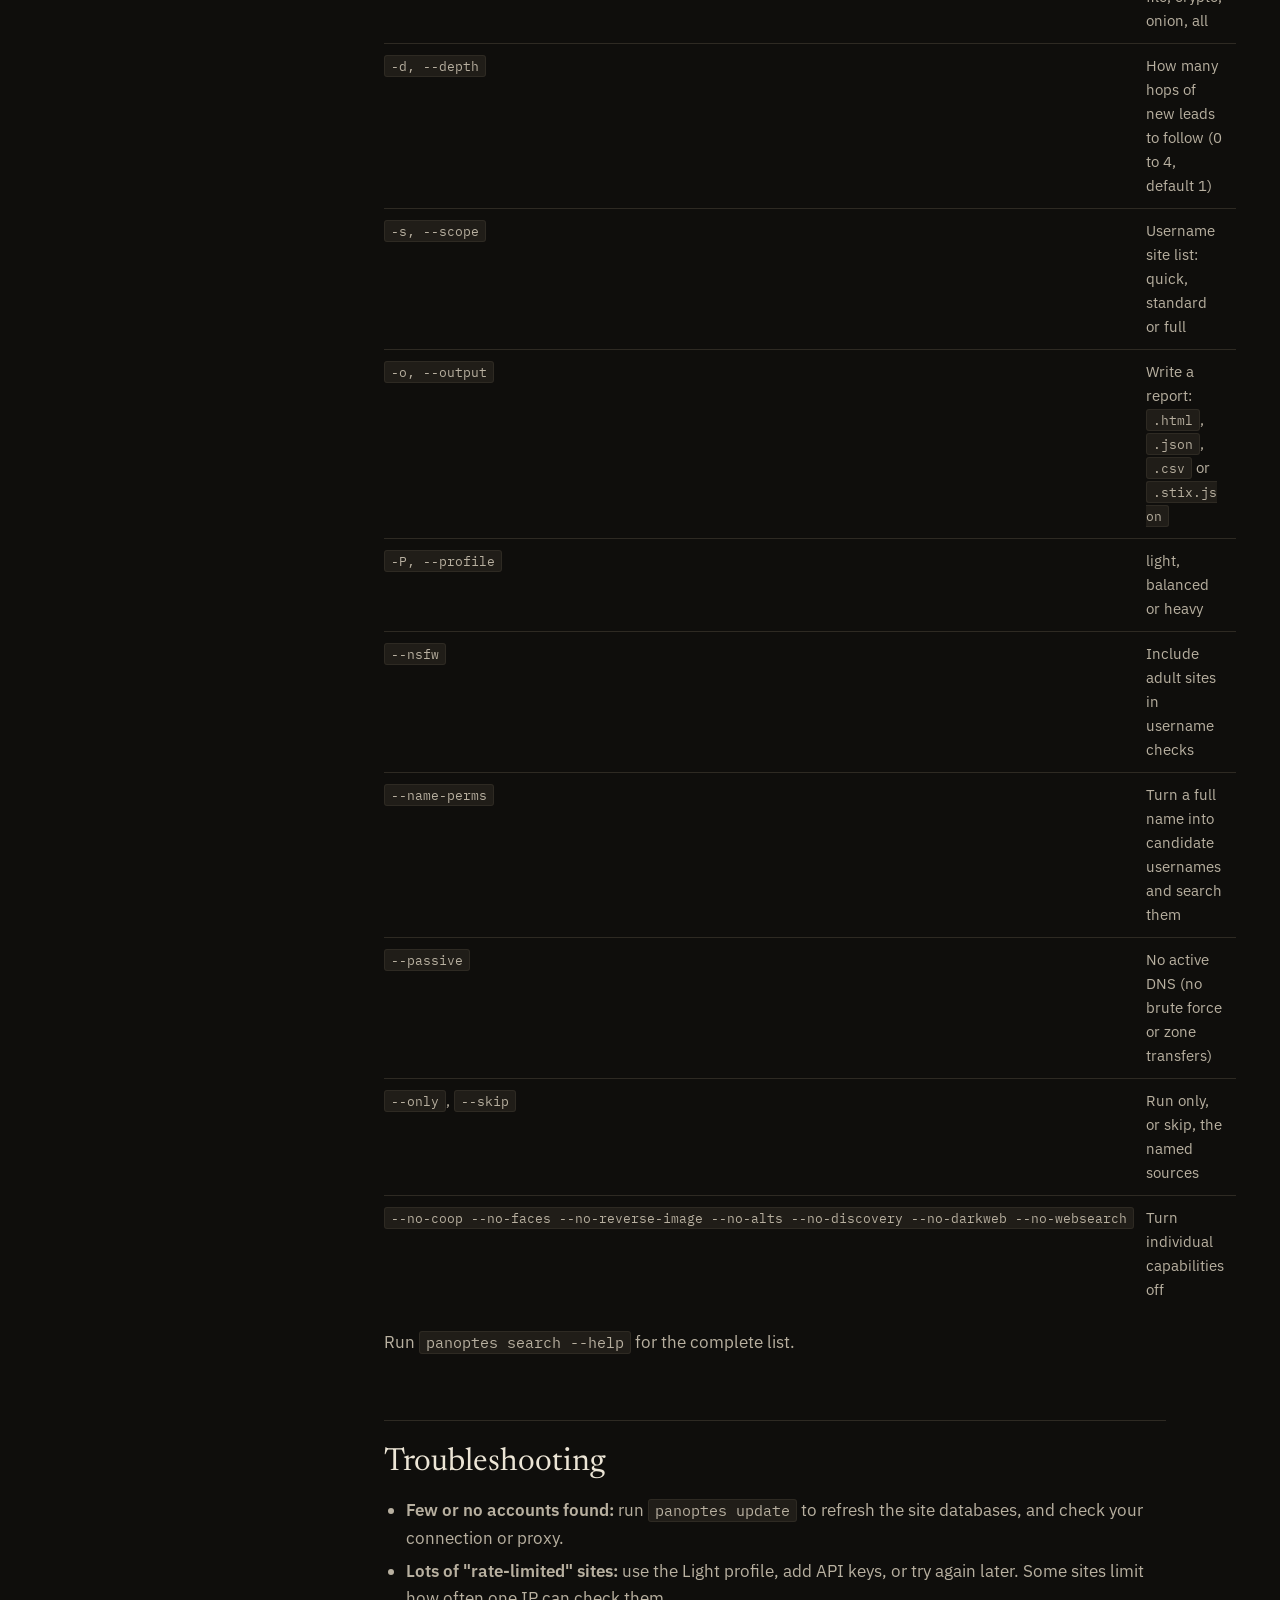
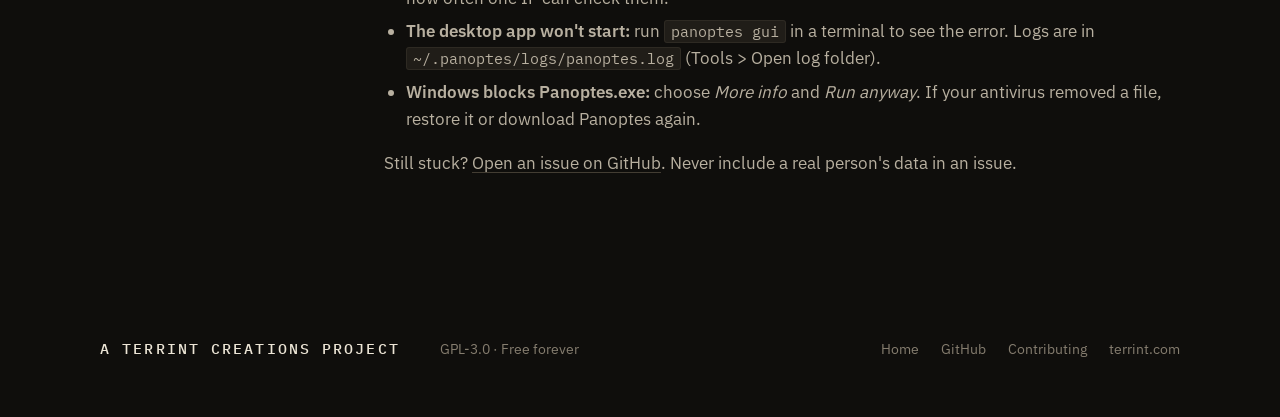
<file: docs/guide.html>
<!doctype html>
<html lang="en">
<head>
<meta charset="utf-8">
<meta name="viewport" content="width=device-width, initial-scale=1">
<title>Panoptes guide · install, search, read a case</title>
<meta name="description" content="How to install Panoptes on Windows and Linux, run your first search, read the results, add API keys and logins, and use the terminal.">
<meta name="theme-color" content="#0f0e0c">
<link rel="canonical" href="https://www.panoptes.terrint.com/guide.html">
<link rel="icon" href="/favicon.ico" sizes="16x16 32x32 48x48">
<link rel="icon" href="/assets/icon-48.png" sizes="48x48" type="image/png">
<link rel="icon" href="/assets/icon-96.png" sizes="96x96" type="image/png">
<link rel="icon" href="/assets/icon-192.png" sizes="192x192" type="image/png">
<link rel="icon" href="/assets/panoptes.svg" type="image/svg+xml">
<link rel="apple-touch-icon" href="/assets/apple-touch-icon.png">
<link rel="stylesheet" href="assets/site.css">
</head>
<body>
<a class="skip" href="#main">Skip to content</a>
<header class="top">
  <div class="wrap">
    <a class="brand" href="./" aria-label="Panoptes home">
      <svg viewBox="0 0 256 256" aria-hidden="true"><circle cx="128" cy="128" r="112.6" fill="#0f0e0c" stroke="#d4a017" stroke-width="18"/><circle cx="128" cy="128" r="64" fill="#d4a017"/><circle cx="128" cy="128" r="28" fill="#0f0e0c"/><circle cx="110" cy="110" r="9" fill="#fff"/></svg>
      Panoptes
    </a>
    <button class="menu-btn" aria-expanded="false" aria-controls="nav">Menu</button>
    <nav class="nav" id="nav">
      <a href="./#about">About</a>
      <a href="./#how">How it works</a>
      <a href="guide.html" aria-current="page">Guide</a>
      <a href="./#download">Download</a>
      <a href="./#join">Join</a>
      <a class="gh" href="https://github.com/Terrint-Creations/Panoptes">GitHub</a>
    </nav>
  </div>
</header>

<main id="main" class="wrap doc">
  <aside class="toc" aria-label="On this page">
    <b>On this page</b>
    <a href="#install">Install</a>
    <a href="#first">Your first search</a>
    <a href="#reading">Reading a case</a>
    <a href="#investigate">Full investigations</a>
    <a href="#keys">API keys</a>
    <a href="#logins">Site logins</a>
    <a href="#tor">Dark web and Tor</a>
    <a href="#privacy">What leaves your computer</a>
    <a href="#terminal">Terminal reference</a>
    <a href="#trouble">Troubleshooting</a>
  </aside>

  <article class="article">
    <p class="kicker">Guide</p>
    <h1>Using Panoptes</h1>
    <p>This guide takes you from download to a finished case. If you only want the short version: install, type a username into the search bar, press Enter, and read the Overview.</p>

    <h2 id="install">Install</h2>
    <p>The downloads on this site are ready-to-run apps for <b>Windows 10/11</b> and <b>Linux</b> (64-bit). Each one contains the desktop app, the terminal tool and its own private copy of Python, so there's nothing else to install. Apple (macOS) support is coming soon. If you want the project files to read or change the code, get them from <a href="https://github.com/Terrint-Creations/Panoptes">GitHub</a> instead (see <a href="#source">From source</a>).</p>
    <h3>Windows</h3>
    <ol>
      <li><a href="https://github.com/Terrint-Creations/Panoptes/releases/latest/download/Panoptes-windows-x64.zip">Download Panoptes for Windows</a> and unzip it into a folder you'll keep, for example <code>Documents\Panoptes</code>.</li>
      <li>Double-click <code>Panoptes.exe</code> to open the desktop app.</li>
      <li>Optional: double-click <code>Add shortcuts.cmd</code> to put Panoptes on your Desktop and in the Start Menu.</li>
    </ol>
    <p>For the terminal, open a Command Prompt or PowerShell in that folder and run <code>panoptes-cli.exe search jdoe42</code> or <code>panoptes-cli.exe --help</code>. Wherever this guide says <code>panoptes</code>, use <code>panoptes-cli.exe</code> on Windows.</p>
    <p>Because Panoptes is new and not code-signed, Windows SmartScreen may say it protected your PC the first time. Choose <em>More info</em>, then <em>Run anyway</em>. To update, download the new version and replace the folder: your cases and settings live in <code>%USERPROFILE%\.panoptes</code> and are kept.</p>
    <h3>Linux</h3>
<pre><span class="p">$ </span>tar xzf Panoptes-linux-x64.tar.gz
<span class="p">$ </span>./panoptes/panoptes-gui                 <span class="c"># desktop app</span>
<span class="p">$ </span>./panoptes/panoptes search jdoe42       <span class="c"># terminal</span>
<span class="p">$ </span>./panoptes/install.sh                   <span class="c"># optional: app menu entry + commands on your PATH</span></pre>
    <p>Keep the <code>panoptes</code> folder somewhere permanent, such as <code>~/Apps</code>. <code>install.sh</code> links <code>panoptes</code> and <code>panoptes-gui</code> into <code>~/.local/bin</code> and adds Panoptes to your applications menu; <code>./install.sh --uninstall</code> removes them. Nothing is installed system-wide.</p>
    <p>Useful extras from your package manager:</p>
    <table>
      <tr><th>Package</th><th>What it adds</th></tr>
      <tr><td><code>tor</code></td><td>Dark-web search and onion audits</td></tr>
      <tr><td><code>libimage-exiftool-perl</code> (Debian/Ubuntu) or <code>perl-Image-ExifTool</code></td><td>Complete file and photo metadata</td></tr>
      <tr><td><code>libxcb-cursor0</code></td><td>Fixes a Qt "xcb" error when the desktop app won't start</td></tr>
    </table>
    <h3 id="source">From source, any platform</h3>
    <p>For developers, or to run Panoptes with your own Python 3.11+:</p>
<pre><span class="p">$ </span>git clone https://github.com/Terrint-Creations/Panoptes
<span class="p">$ </span>cd Panoptes
<span class="p">$ </span>python -m pip install -e ".[all]"
<span class="p">$ </span>panoptes update</pre>
    <p>The repository also has <code>install.bat</code> (Windows) and <code>install.sh</code> (Linux) for a source install with shortcuts. The extras are <code>gui</code>, <code>email</code>, <code>phone</code>, <code>faces</code>, <code>ocr</code>, <code>ai</code> and <code>all</code>.</p>

    <h2 id="first">Your first search</h2>
    <p>Open Panoptes and type into the search bar. Panoptes recognises what you typed:</p>
    <table>
      <tr><th>You type</th><th>Panoptes treats it as</th></tr>
      <tr><td><code>jdoe42</code></td><td>A username, checked on thousands of sites</td></tr>
      <tr><td><code>jane@example.com</code></td><td>An email address</td></tr>
      <tr><td><code>+1 202 555 0143</code></td><td>A phone number (include the country code)</td></tr>
      <tr><td><code>"Jane Doe"</code></td><td>A person's name</td></tr>
      <tr><td><code>example.com</code>, <code>203.0.113.7</code></td><td>A domain or an IP address</td></tr>
      <tr><td><code>40.6892, -74.0445</code></td><td>A location</td></tr>
      <tr><td>A photo or document</td><td>A file: metadata, GPS, faces, text and reverse image search</td></tr>
    </table>
    <p>Separate several targets with <code>;</code>. If Panoptes guesses the wrong type, pick it from the type box or use <code>all</code> to try every reading.</p>
    <p>Results stream in as each source finishes. A first quick pass shows the most likely accounts within seconds, then a thorough pass re-checks slow and blocked sites. Press <b>Stop</b> whenever you like: everything found so far is kept and summarised.</p>

    <h2 id="reading">Reading a case</h2>
    <h3>Overview</h3>
    <p>An identity summary built from every finding: likely real name, aliases, emails, phones, locations, accounts and an exposure score, with the sources that back up each value. Below it are insights rated by severity, such as leaked passwords or a home address visible in a photo.</p>
    <h3>Details</h3>
    <p>Every finding with its evidence. The confidence column matters:</p>
    <ul>
      <li><b>85% and up:</b> strong. Confirmed by the site itself or by several independent sources.</li>
      <li><b>50 to 85%:</b> likely, but worth checking yourself.</li>
      <li><b>Below 50%:</b> a lead or a guess. Panoptes lists it but doesn't follow it unless something else backs it up.</li>
    </ul>
    <p>Each finding also shows what <em>corroborated</em> it and what <em>conflicts</em> with it. A profile whose real name contradicts the confirmed one is flagged so you don't merge two different people.</p>
    <h3>Graph</h3>
    <p>How everything connects, grouped by category. Click a node to inspect it. Right-click to run a new search from it, which extends the open case.</p>
    <h3>Cases and exports</h3>
    <p>Every search is saved automatically. Reopen old cases with File &gt; Open saved case, and export them from the File menu as HTML (with the graph), JSON, CSV or STIX 2.1 for OpenCTI and MISP.</p>

    <h2 id="investigate">Full investigations</h2>
    <p>When you know several things about one subject, use <b>Full investigation</b>. Enter everything you have, names, usernames, emails, phones, domains, companies, places, wallets, files and notes, and choose which capabilities to run. Everything you enter is treated as confirmed, which lets Panoptes verify weaker findings against it.</p>
    <p>The <b>Capabilities</b> menu turns individual techniques on or off: cooperative mode, face recognition, reverse image search, the alternate-account finder, site learning and the dark web.</p>
    <p><b>Resources</b> sets how hard Panoptes works your computer. <em>Light</em> uses fewer connections and a lower process priority so you can keep working, <em>Heavy</em> is the fastest. All three check the same sites and find the same results.</p>

    <h2 id="keys">API keys</h2>
    <p>Panoptes works without any keys. Some free or paid keys unlock more data. Add them in <b>Tools &gt; Settings &gt; API keys</b>, or with <code>panoptes config set NAME VALUE</code>.</p>
    <table>
      <tr><th>Key</th><th>What it adds</th></tr>
      <tr><td><code>github_token</code></td><td>Higher GitHub rate limits (a token with no scopes is enough)</td></tr>
      <tr><td><code>hibp_api_key</code></td><td>Have I Been Pwned breach lookups</td></tr>
      <tr><td><code>brave_api_key</code></td><td>Reliable search-engine results (free tier)</td></tr>
      <tr><td><code>google_cse_key</code>, <code>google_cse_cx</code></td><td>Google Programmable Search (free daily quota)</td></tr>
      <tr><td><code>serpapi_key</code></td><td>Google results and Google Lens reverse image search</td></tr>
      <tr><td><code>spotify_client_id</code>, <code>spotify_client_secret</code></td><td>Spotify profile names and pictures</td></tr>
      <tr><td><code>opencorporates_api_token</code>, <code>companies_house_api_key</code></td><td>Company registries and officers</td></tr>
      <tr><td><code>courtlistener_token</code></td><td>US court records</td></tr>
      <tr><td><code>picarta_api_key</code>, <code>anthropic_api_key</code></td><td>AI estimates of where a photo was taken</td></tr>
    </table>
    <p>Settings lists every key with a link to where you get it. Keys can also be set as environment variables named <code>PANOPTES_</code> plus the key in capitals.</p>

    <h2 id="logins">Site logins</h2>
    <p>Some sites only show profiles to logged-in visitors. After a search, Panoptes lists the sites that blocked it. To include them, log in to that site in your browser <b>with a burner account</b>, copy the <code>Cookie</code> request header from the browser's developer tools (Network tab), and paste it into <b>Settings &gt; Logins &amp; sessions</b>:</p>
<pre><span class="p">$ </span>panoptes login add linkedin.com "li_at=..."</pre>
    <p>Each cookie is only ever sent to its own site. Instagram, X and Reddit have dedicated fields with extra features.</p>

    <h2 id="tor">Dark web and Tor</h2>
    <p>Dark-web search and onion audits need Tor. Panoptes uses, in order: a Tor proxy you set in Settings, a Tor that's already running (Tor Browser or the tor service), or its own private Tor instance. On Windows it downloads the official Tor Expert Bundle once from torproject.org. On Linux it uses the <code>tor</code> program from your package manager. Turn the dark web off with <code>--no-darkweb</code> or in Capabilities.</p>

    <h2 id="privacy">What leaves your computer</h2>
    <p>Panoptes has no account, no telemetry and no server of its own. Your cases, settings, keys and cookies are stored in <code>~/.panoptes</code> on your computer. To search, it does contact the sites and services it checks, which means those sites see the searches. Two things to be aware of:</p>
    <ul>
      <li><b>Reverse image search uploads local photos to Yandex.</b> Turn it off with <code>--no-reverse-image</code> or in Capabilities.</li>
      <li><b>AI image analysis</b> sends photos to the provider you configured, only if you added a key.</li>
    </ul>
    <p>Use a proxy or Tor (Settings &gt; Network) if you don't want sites to see your IP address.</p>

    <h2 id="terminal">Terminal reference</h2>
<pre><span class="p">$ </span>panoptes search TARGET [TARGET ...]   <span class="c"># one or more targets, type auto-detected</span>
<span class="p">$ </span>panoptes investigate                  <span class="c"># interactive full investigation</span>
<span class="p">$ </span>panoptes sources                      <span class="c"># every source and whether it's ready</span>
<span class="p">$ </span>panoptes update                       <span class="c"># refresh the site databases</span>
<span class="p">$ </span>panoptes gui                          <span class="c"># open the desktop app</span>
<span class="p">$ </span>panoptes cases list | show N | export N FILE | delete N
<span class="p">$ </span>panoptes config show | set KEY VALUE | unset KEY
<span class="p">$ </span>panoptes login add SITE "COOKIE" | list | remove SITE</pre>
    <h3>Useful search options</h3>
    <table>
      <tr><th>Option</th><th>Effect</th></tr>
      <tr><td><code>-t, --type</code></td><td>Force the type: username, email, phone, name, company, domain, ip, location, file, crypto, onion, all</td></tr>
      <tr><td><code>-d, --depth</code></td><td>How many hops of new leads to follow (0 to 4, default 1)</td></tr>
      <tr><td><code>-s, --scope</code></td><td>Username site list: quick, standard or full</td></tr>
      <tr><td><code>-o, --output</code></td><td>Write a report: <code>.html</code>, <code>.json</code>, <code>.csv</code> or <code>.stix.json</code></td></tr>
      <tr><td><code>-P, --profile</code></td><td>light, balanced or heavy</td></tr>
      <tr><td><code>--nsfw</code></td><td>Include adult sites in username checks</td></tr>
      <tr><td><code>--name-perms</code></td><td>Turn a full name into candidate usernames and search them</td></tr>
      <tr><td><code>--passive</code></td><td>No active DNS (no brute force or zone transfers)</td></tr>
      <tr><td><code>--only</code>, <code>--skip</code></td><td>Run only, or skip, the named sources</td></tr>
      <tr><td><code>--no-coop --no-faces --no-reverse-image --no-alts --no-discovery --no-darkweb --no-websearch</code></td><td>Turn individual capabilities off</td></tr>
    </table>
    <p>Run <code>panoptes search --help</code> for the complete list.</p>

    <h2 id="trouble">Troubleshooting</h2>
    <ul>
      <li><b>Few or no accounts found:</b> run <code>panoptes update</code> to refresh the site databases, and check your connection or proxy.</li>
      <li><b>Lots of "rate-limited" sites:</b> use the Light profile, add API keys, or try again later. Some sites limit how often one IP can check them.</li>
      <li><b>The desktop app won't start:</b> run <code>panoptes gui</code> in a terminal to see the error. Logs are in <code>~/.panoptes/logs/panoptes.log</code> (Tools &gt; Open log folder).</li>
      <li><b>Windows blocks Panoptes.exe:</b> choose <em>More info</em> and <em>Run anyway</em>. If your antivirus removed a file, restore it or download Panoptes again.</li>
    </ul>
    <p>Still stuck? <a href="https://github.com/Terrint-Creations/Panoptes/issues">Open an issue on GitHub</a>. Never include a real person's data in an issue.</p>
  </article>
</main>

<footer>
  <div class="wrap">
    <a class="brand" href="https://www.terrint.com">A Terrint Creations project</a>
    <span>GPL-3.0 · Free forever</span>
    <nav>
      <a href="./">Home</a>
      <a href="https://github.com/Terrint-Creations/Panoptes">GitHub</a>
      <a href="https://github.com/Terrint-Creations/Panoptes/blob/main/CONTRIBUTING.md">Contributing</a>
      <a href="https://www.terrint.com">terrint.com</a>
    </nav>
  </div>
</footer>
<script src="assets/site.js" defer></script>
</body>
</html>
</file>
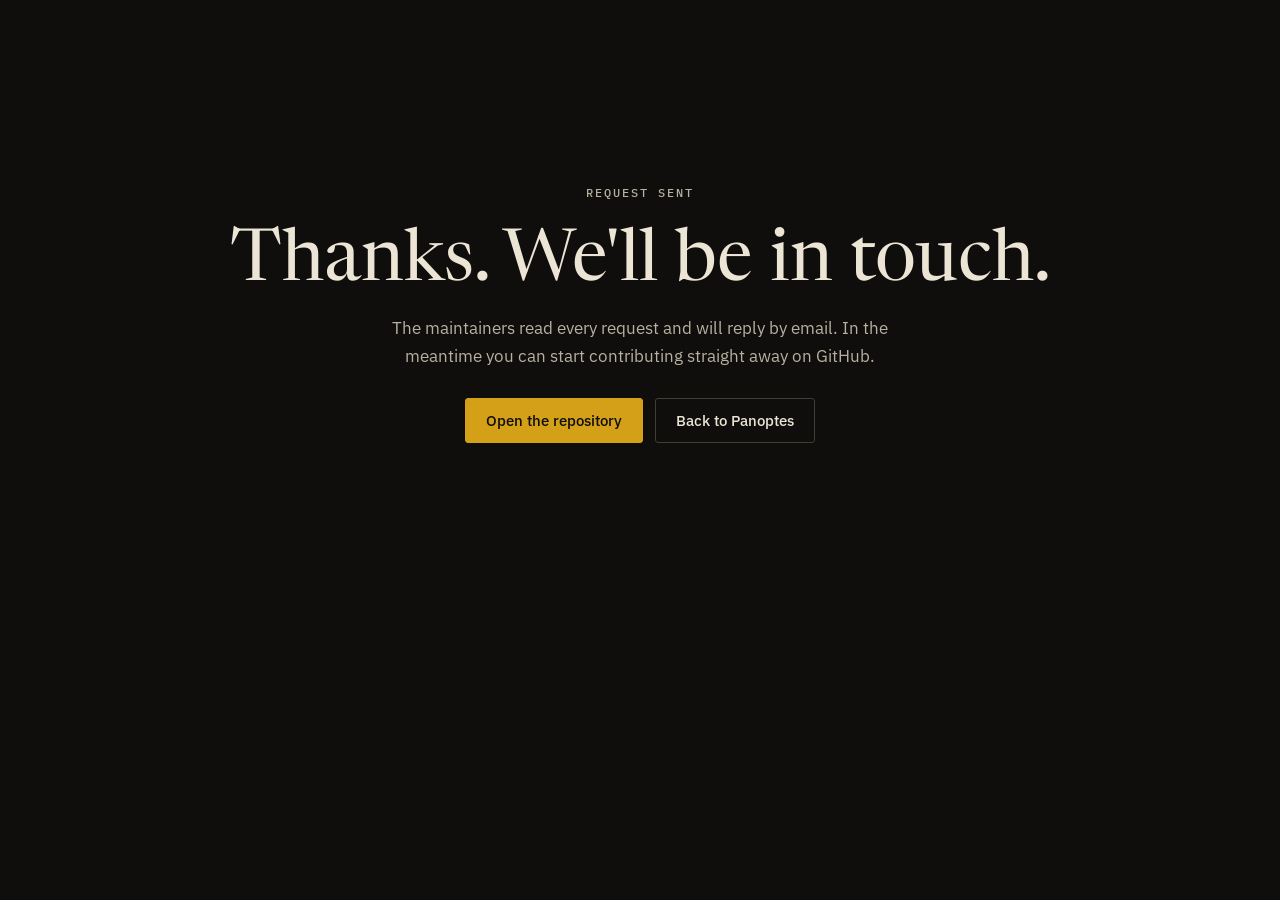
<file: docs/thanks.html>
<!doctype html>
<html lang="en">
<head>
<meta charset="utf-8">
<meta name="viewport" content="width=device-width, initial-scale=1">
<title>Request sent · Panoptes</title>
<meta name="robots" content="noindex">
<meta name="theme-color" content="#0f0e0c">
<link rel="icon" href="/favicon.ico" sizes="16x16 32x32 48x48">
<link rel="icon" href="/assets/icon-48.png" sizes="48x48" type="image/png">
<link rel="icon" href="/assets/icon-96.png" sizes="96x96" type="image/png">
<link rel="icon" href="/assets/icon-192.png" sizes="192x192" type="image/png">
<link rel="icon" href="/assets/panoptes.svg" type="image/svg+xml">
<link rel="apple-touch-icon" href="/assets/apple-touch-icon.png">
<link rel="stylesheet" href="assets/site.css">
</head>
<body>
<main class="center-page">
  <div>
    <p class="kicker">Request sent</p>
    <h1>Thanks. We'll be in touch.</h1>
    <p>The maintainers read every request and will reply by email. In the meantime you can start contributing straight away on GitHub.</p>
    <div class="cta" style="justify-content:center">
      <a class="btn solid" href="https://github.com/Terrint-Creations/Panoptes">Open the repository</a>
      <a class="btn" href="./">Back to Panoptes</a>
    </div>
  </div>
</main>
</body>
</html>
</file>
<file: docs/assets/site.css>
@font-face { font-family: "Newsreader"; font-style: normal; font-weight: 300 700; font-display: swap; src: url(fonts/newsreader.woff2) format("woff2"); }
@font-face { font-family: "Newsreader"; font-style: italic; font-weight: 300 700; font-display: swap; src: url(fonts/newsreader-italic.woff2) format("woff2"); }
@font-face { font-family: "Plex Sans"; font-style: normal; font-weight: 400 600; font-display: swap; src: url(fonts/plex-sans.woff2) format("woff2"); }
@font-face { font-family: "Plex Mono"; font-style: normal; font-weight: 400; font-display: swap; src: url(fonts/plex-mono-400.woff2) format("woff2"); }
@font-face { font-family: "Plex Mono"; font-style: normal; font-weight: 500; font-display: swap; src: url(fonts/plex-mono-500.woff2) format("woff2"); }

:root {
  --ink: #0f0e0c;
  --ink-2: #171512;
  --ink-3: #201d18;
  --line: #2e2a23;
  --line-2: #433d33;
  --paper: #ece5d6;
  --paper-2: #b8b0a0;
  --paper-3: #857d6f;
  --gold: #d4a017;
  --gold-hi: #f0c654;
  --red: #c2553b;
  --serif: "Newsreader", "Iowan Old Style", Georgia, serif;
  --sans: "Plex Sans", system-ui, -apple-system, "Segoe UI", sans-serif;
  --mono: "Plex Mono", ui-monospace, "Cascadia Mono", Consolas, monospace;
  --wrap: 1160px;
  --gut: clamp(16px, 4vw, 40px);
  color-scheme: dark;
}

* { box-sizing: border-box; }
html { scroll-behavior: smooth; -webkit-text-size-adjust: 100%; }
@media (prefers-reduced-motion: reduce) { html { scroll-behavior: auto; } }
body {
  margin: 0;
  overflow-wrap: break-word;
  background: var(--ink);
  color: var(--paper);
  font: 400 17px/1.6 var(--sans);
  overflow-x: hidden;
}
img, svg { display: block; max-width: 100%; }
a { color: inherit; text-decoration-color: var(--line-2); text-underline-offset: 3px; }
a:hover { text-decoration-color: var(--gold); }
::selection { background: var(--gold); color: var(--ink); }
:focus-visible { outline: 2px solid var(--gold); outline-offset: 3px; }

.wrap { max-width: var(--wrap); margin: 0 auto; padding: 0 var(--gut); }
.mono { font-family: var(--mono); }
.skip { position: absolute; left: -9999px; }
.skip:focus { left: 16px; top: 16px; z-index: 99; background: var(--gold); color: var(--ink); padding: 8px 12px; }

/* ------------------------------------------------------------ header */
.top {
  position: sticky; top: 0; z-index: 20;
  background: rgba(15, 14, 12, .86);
  backdrop-filter: saturate(140%) blur(10px);
  -webkit-backdrop-filter: saturate(140%) blur(10px);
  border-bottom: 1px solid var(--line);
}
.top .wrap { display: flex; align-items: center; gap: 28px; height: 60px; }
.brand { display: flex; align-items: center; gap: 10px; text-decoration: none; font: 500 15px/1 var(--mono); letter-spacing: .14em; text-transform: uppercase; }
.brand svg { width: 26px; height: 26px; }
.nav { display: flex; gap: 22px; margin-left: auto; font-size: 14px; }
.nav a { text-decoration: none; color: var(--paper-2); }
.nav a:hover, .nav a[aria-current] { color: var(--paper); }
.nav .gh { color: var(--paper); border: 1px solid var(--line-2); padding: 6px 12px; border-radius: 3px; margin: -7px 0; }
.nav .gh:hover { border-color: var(--gold); }
.menu-btn { display: none; margin-left: auto; background: none; border: 1px solid var(--line-2); color: var(--paper); font: 500 13px var(--mono); padding: 7px 10px; border-radius: 3px; }
@media (max-width: 820px) {
  .menu-btn { display: block; }
  .nav { display: none; position: absolute; top: 60px; left: 0; right: 0; flex-direction: column; gap: 0; background: var(--ink-2); border-bottom: 1px solid var(--line); padding: 8px var(--gut) 16px; }
  .nav.open { display: flex; }
  .nav a { padding: 10px 0; border-bottom: 1px solid var(--line); }
  .nav .gh { border: 0; margin: 0; padding: 10px 0; }
}

/* ------------------------------------------------------------ hero */
.hero { position: relative; border-bottom: 1px solid var(--line); overflow: hidden; }
.eyes { position: absolute; inset: 0; width: 100%; height: 100%; opacity: .55; }
.eyes::after { content: ""; }
.hero::before {
  content: ""; position: absolute; inset: 0; z-index: 1; pointer-events: none;
  background: linear-gradient(90deg, var(--ink) 0%, rgba(15,14,12,.94) 38%, rgba(15,14,12,.35) 75%, rgba(15,14,12,.6) 100%);
}
.hero .wrap { position: relative; z-index: 2; padding-top: clamp(64px, 11vw, 132px); padding-bottom: clamp(56px, 9vw, 112px); }
.kicker { font: 500 12px/1 var(--mono); letter-spacing: .16em; text-transform: uppercase; color: var(--gold); margin: 0 0 22px; }
.hero h1 {
  font: 400 clamp(44px, 7.4vw, 92px)/.98 var(--serif);
  letter-spacing: -.02em; margin: 0; max-width: 11ch;
}
.hero h1 em { font-style: italic; color: var(--gold-hi); }
.lede { font-size: clamp(17px, 1.6vw, 20px); color: var(--paper-2); max-width: 36em; margin: 28px 0 36px; }
.cta { display: flex; flex-wrap: wrap; gap: 12px; align-items: center; }
.btn {
  display: inline-flex; align-items: center; gap: 10px; text-decoration: none;
  font: 500 15px/1 var(--sans); padding: 14px 20px; border-radius: 3px;
  border: 1px solid var(--line-2); color: var(--paper); background: transparent;
  transition: border-color .15s, background .15s, color .15s; cursor: pointer;
}
.btn:hover { border-color: var(--paper-3); }
.btn.solid { background: var(--gold); border-color: var(--gold); color: var(--ink); }
.btn.solid:hover { background: var(--gold-hi); border-color: var(--gold-hi); }
.btn small { font: 400 12px var(--mono); opacity: .7; }
.meta-line { margin-top: 22px; font: 400 13px var(--mono); color: var(--paper-3); }
.meta-line span + span::before { content: "/"; margin: 0 10px; color: var(--line-2); }

/* ------------------------------------------------------------ sections */
section { border-bottom: 1px solid var(--line); }
.sec { padding-top: clamp(56px, 9vw, 112px); padding-bottom: clamp(56px, 9vw, 112px); }
.sec-head { display: grid; grid-template-columns: 180px 1fr; gap: 24px; margin-bottom: 48px; }
.sec-head .num { font: 500 12px/1.9 var(--mono); letter-spacing: .14em; text-transform: uppercase; color: var(--paper-3); }
.sec-head h2 { font: 400 clamp(32px, 4.4vw, 54px)/1.04 var(--serif); letter-spacing: -.015em; margin: 0; max-width: 18ch; }
.sec-head h2 em { color: var(--gold-hi); }
.sec-body { margin-left: 204px; }
@media (max-width: 820px) {
  .sec-head { grid-template-columns: 1fr; gap: 12px; }
  .sec-body { margin-left: 0; }
}
.prose { max-width: 40em; color: var(--paper-2); }
.prose p { margin: 0 0 1.1em; }
.prose strong { color: var(--paper); font-weight: 500; }

/* myth */
.myth { display: grid; grid-template-columns: 1.15fr .85fr; gap: clamp(32px, 6vw, 80px); align-items: start; }
.myth blockquote {
  margin: 0; padding: 0 0 0 22px; border-left: 2px solid var(--gold);
  font: italic 400 clamp(22px, 2.4vw, 28px)/1.35 var(--serif); color: var(--paper);
}
.myth blockquote cite { display: block; margin-top: 14px; font: 400 13px var(--mono); font-style: normal; color: var(--paper-3); }
@media (max-width: 820px) { .myth { grid-template-columns: 1fr; } }

/* pipeline */
.pipe { display: grid; grid-template-columns: repeat(5, 1fr); border-top: 1px solid var(--line-2); counter-reset: step; }
.pipe li { list-style: none; padding: 22px 20px 6px 0; position: relative; counter-increment: step; }
.pipe li::before { content: "0" counter(step); display: block; font: 500 12px var(--mono); color: var(--gold); margin-bottom: 14px; }
.pipe li::after { content: ""; position: absolute; top: -4px; left: 0; width: 7px; height: 7px; background: var(--gold); border-radius: 50%; }
.pipe h3 { font: 500 17px/1.3 var(--sans); margin: 0 0 8px; }
.pipe p { margin: 0; font-size: 15px; color: var(--paper-2); }
.pipe { padding: 0; margin: 0; }
@media (max-width: 920px) { .pipe { grid-template-columns: 1fr 1fr; row-gap: 12px; } }
@media (max-width: 520px) { .pipe { grid-template-columns: 1fr; } }

.trust { margin-top: 56px; display: grid; grid-template-columns: repeat(3, 1fr); gap: 1px; background: var(--line); border: 1px solid var(--line); }
.trust div { background: var(--ink); padding: 24px; }
.trust b { display: block; font: 500 13px var(--mono); color: var(--gold); margin-bottom: 8px; letter-spacing: .04em; }
.trust p { margin: 0; color: var(--paper-2); font-size: 15px; }
@media (max-width: 820px) { .trust { grid-template-columns: 1fr; } }

/* capabilities */
.caps { width: 100%; border-collapse: collapse; font-size: 15px; }
.caps th, .caps td { text-align: left; vertical-align: top; padding: 16px 16px 16px 0; border-top: 1px solid var(--line); }
.caps th { font: 500 15px/1.4 var(--sans); color: var(--paper); width: 30%; }
.caps td { color: var(--paper-2); }
.caps td.from { font: 400 13px/1.6 var(--mono); color: var(--paper-3); width: 28%; }
.caps tr:hover th { color: var(--gold-hi); }
@media (max-width: 720px) {
  .caps, .caps tbody, .caps tr, .caps th, .caps td { display: block; width: auto; }
  .caps tr { border-top: 1px solid var(--line); padding: 14px 0; }
  .caps th, .caps td, .caps td.from { border: 0; padding: 2px 0; width: auto; }
  .caps td.from { margin-top: 6px; }
}
.note { margin-top: 28px; font: 400 13px/1.7 var(--mono); color: var(--paper-3); }

/* use */
.tabs { display: flex; gap: 0; border-bottom: 1px solid var(--line-2); margin-bottom: 28px; }
.tabs button {
  background: none; border: 0; color: var(--paper-3); font: 500 14px var(--mono);
  padding: 12px 18px 12px 0; margin-right: 18px; cursor: pointer; border-bottom: 2px solid transparent; margin-bottom: -1px;
}
.tabs button[aria-selected="true"] { color: var(--paper); border-bottom-color: var(--gold); }
.panel[hidden] { display: none; }
pre, code { font-family: var(--mono); }
pre {
  margin: 0; padding: 20px 22px; background: var(--ink-2); border: 1px solid var(--line);
  border-radius: 3px; overflow-x: auto; font-size: 14px; line-height: 1.75; color: var(--paper);
}
pre .c { color: var(--paper-3); }
pre .p { color: var(--gold); user-select: none; }
:not(pre) > code { overflow-wrap: anywhere; font-size: .88em; background: var(--ink-3); border: 1px solid var(--line); padding: 1px 6px; border-radius: 3px; }
.steps { counter-reset: s; padding: 0; margin: 0; }
.steps li { list-style: none; counter-increment: s; position: relative; padding: 0 0 22px 46px; color: var(--paper-2); }
.steps li::before { content: counter(s); position: absolute; left: 0; top: 0; width: 28px; height: 28px; border: 1px solid var(--line-2); border-radius: 50%; display: grid; place-items: center; font: 500 13px var(--mono); color: var(--gold); }
.steps b { color: var(--paper); font-weight: 500; }
.two { display: grid; grid-template-columns: 1fr 1fr; gap: 40px; }
@media (max-width: 900px) { .two { grid-template-columns: 1fr; } }

/* download */
.dl { display: grid; grid-template-columns: 1fr 1fr; gap: 1px; background: var(--line); border: 1px solid var(--line); }
.dl > div { background: var(--ink); padding: clamp(24px, 3vw, 36px); display: flex; flex-direction: column; }
.dl h3 { font: 400 32px/1 var(--serif); margin: 0 0 6px; }
.dl .req { font: 400 13px var(--mono); color: var(--paper-3); margin: 0 0 22px; }
.dl ol { margin: 0 0 26px; padding-left: 20px; color: var(--paper-2); font-size: 15px; }
.dl ol li { margin-bottom: 6px; }
.dl .btn { margin-top: auto; align-self: flex-start; }
@media (max-width: 820px) { .dl { grid-template-columns: 1fr; } }
.soon { margin: 22px 0 0; padding: 16px 20px; border: 1px dashed var(--line-2); color: var(--paper-2); font-size: 15px; }
.soon b { color: var(--paper); font-weight: 500; }
.dl-more { margin-top: 22px; font: 400 14px var(--mono); color: var(--paper-3); display: flex; flex-wrap: wrap; gap: 8px 26px; }

/* free */
.free { display: grid; grid-template-columns: 1fr 1fr; gap: clamp(32px, 6vw, 80px); }
.free .big { font: 400 clamp(26px, 3vw, 36px)/1.25 var(--serif); margin: 0; }
.free .big em { color: var(--gold-hi); }
@media (max-width: 820px) { .free { grid-template-columns: 1fr; } }
.facts { padding: 0; margin: 0; border-top: 1px solid var(--line); }
.facts li { list-style: none; padding: 14px 0; border-bottom: 1px solid var(--line); color: var(--paper-2); font-size: 15px; display: grid; grid-template-columns: 110px 1fr; gap: 16px; }
.facts li b { font: 500 12px/1.9 var(--mono); color: var(--paper); text-transform: uppercase; letter-spacing: .1em; }

/* join form */
.join { display: grid; grid-template-columns: .9fr 1.1fr; gap: clamp(32px, 6vw, 80px); }
@media (max-width: 900px) { .join { grid-template-columns: 1fr; } }
form .row { display: grid; grid-template-columns: 1fr 1fr; gap: 16px; }
@media (max-width: 560px) { form .row { grid-template-columns: 1fr; } }
label { display: block; font: 500 12px var(--mono); letter-spacing: .08em; text-transform: uppercase; color: var(--paper-2); margin: 0 0 18px; }
label span.opt { text-transform: none; letter-spacing: 0; color: var(--paper-3); font-weight: 400; }
input, select, textarea {
  display: block; width: 100%; margin-top: 8px; background: var(--ink-2); color: var(--paper);
  border: 1px solid var(--line-2); border-radius: 3px; padding: 12px 14px; font: 400 16px var(--sans);
}
textarea { min-height: 130px; resize: vertical; }
input:focus, select:focus, textarea:focus { outline: none; border-color: var(--gold); }
.check { display: flex; gap: 12px; align-items: flex-start; text-transform: none; letter-spacing: 0; font: 400 14px/1.5 var(--sans); color: var(--paper-2); }
.check input { width: 18px; height: 18px; margin: 2px 0 0; flex: none; accent-color: var(--gold); }
.hp { position: absolute; left: -9999px; }
.fine { font-size: 13px; color: var(--paper-3); margin-top: 16px; }

/* use responsibly */
.warn { border: 1px solid var(--line-2); border-left: 3px solid var(--red); padding: 22px 24px; color: var(--paper-2); max-width: 46em; }
.warn b { color: var(--paper); font-weight: 500; }

/* footer */
footer { padding: 48px 0 56px; color: var(--paper-3); font-size: 14px; }
footer .wrap { display: flex; flex-wrap: wrap; gap: 18px 40px; align-items: baseline; }
footer .brand { color: var(--paper); }
footer nav { display: flex; flex-wrap: wrap; gap: 8px 22px; margin-left: auto; }
footer a { text-decoration: none; }
footer a:hover { color: var(--paper); }

/* guide page */
.doc { display: grid; grid-template-columns: 220px 1fr; gap: clamp(28px, 5vw, 64px); padding-top: 56px; padding-bottom: 96px; }
.toc { position: sticky; top: 84px; align-self: start; font-size: 14px; }
.toc b { display: block; font: 500 12px var(--mono); letter-spacing: .14em; text-transform: uppercase; color: var(--paper-3); margin-bottom: 12px; }
.toc a { display: block; text-decoration: none; color: var(--paper-2); padding: 5px 0 5px 12px; border-left: 1px solid var(--line); }
.toc a:hover { color: var(--paper); border-left-color: var(--gold); }
.article { min-width: 0; max-width: 46em; }
.article h1 { font: 400 clamp(40px, 5vw, 64px)/1 var(--serif); margin: 0 0 18px; letter-spacing: -.02em; }
.article h2 { font: 400 32px/1.1 var(--serif); margin: 64px 0 16px; padding-top: 24px; border-top: 1px solid var(--line); scroll-margin-top: 80px; }
.article h3 { font: 500 17px var(--sans); margin: 32px 0 10px; color: var(--paper); }
.article p, .article li { color: var(--paper-2); }
.article ul, .article ol { padding-left: 22px; }
.article li { margin-bottom: 6px; }
.article pre { margin: 16px 0 20px; }
.article table { width: 100%; border-collapse: collapse; font-size: 15px; margin: 16px 0; }
.article th, .article td { text-align: left; padding: 10px 12px 10px 0; border-top: 1px solid var(--line); vertical-align: top; color: var(--paper-2); }
.article th { color: var(--paper); font-weight: 500; }
.article td:first-child code { white-space: nowrap; }
@media (max-width: 860px) {
  .doc { grid-template-columns: 1fr; }
  .toc { position: static; }
  .article table, .article tbody, .article tr, .article th, .article td { display: block; width: auto; }
  .article tr { border-top: 1px solid var(--line); padding: 10px 0; }
  .article tr:first-child { display: none; }
  .article th, .article td { border: 0; padding: 2px 0; }
  .article td:first-child { color: var(--paper); }
  .article td:first-child code { white-space: normal; overflow-wrap: anywhere; }
}

.center-page { min-height: 70vh; display: grid; place-items: center; text-align: center; padding: 64px var(--gut); }
.center-page h1 { font: 400 clamp(40px, 6vw, 72px)/1 var(--serif); margin: 0 0 16px; }
.center-page p { color: var(--paper-2); max-width: 32em; margin: 0 auto 28px; }

@media (prefers-reduced-motion: reduce) { * { transition: none !important; animation: none !important; } }
</file>
